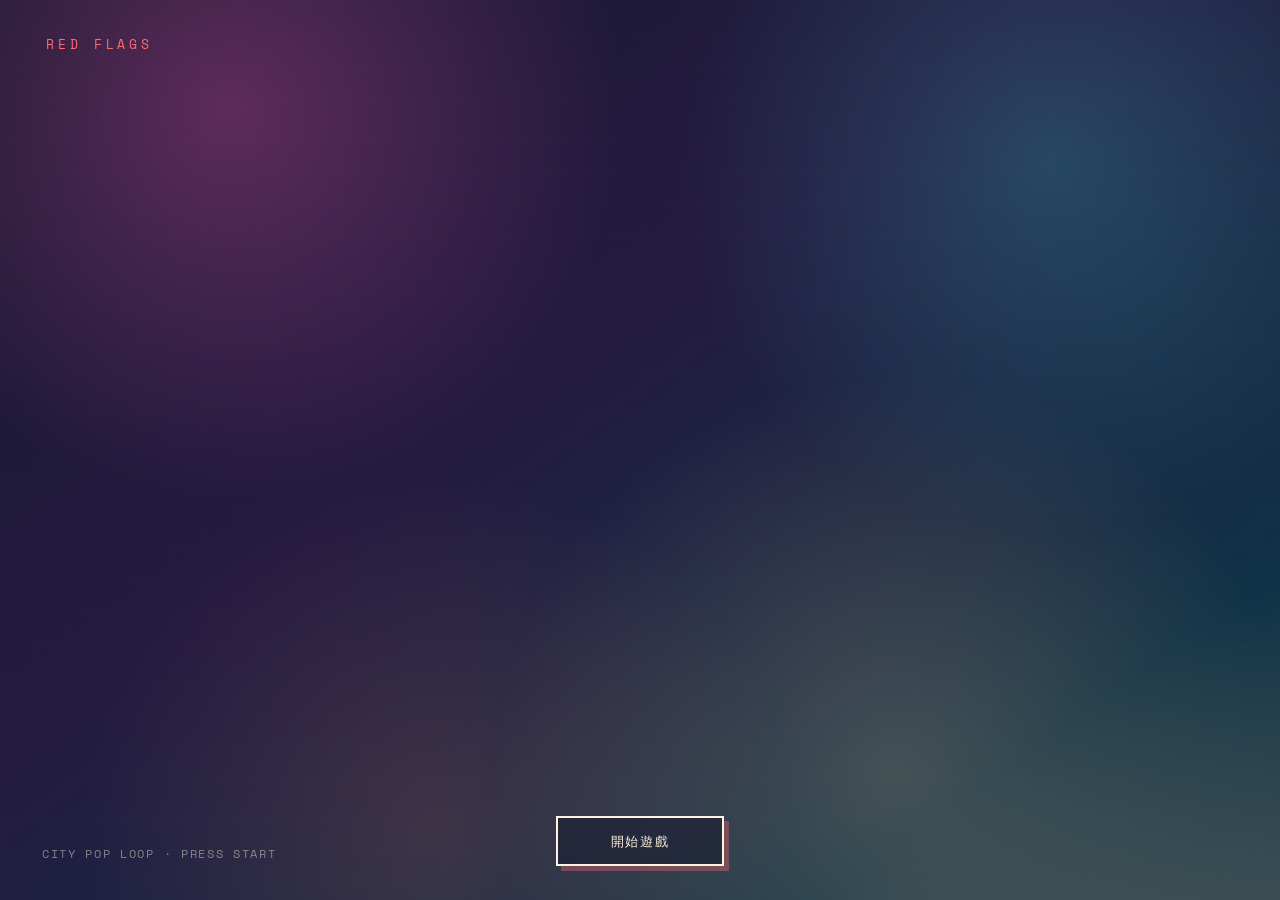
<file: index.html>
<!DOCTYPE html>
<html lang="zh-Hant">
<head>
<meta charset="UTF-8">
<meta name="viewport" content="width=device-width, initial-scale=1.0">
<title>Red Flags</title>
<link href="https://fonts.googleapis.com/css2?family=Lora:ital,wght@0,400;0,600;1,400&family=Space+Mono&display=swap" rel="stylesheet">
<style>
  :root{
    --sky:#1a5d72; --night:#123247; --cream:#fff4df; --paper:#fffaf0;
    --ink:#2d241e; --dim:#695b50; --dimmer:#8b7a6d;
    --line:#ddc6aa; --card:#fff9ed;
    --red:#b7352f; --coral:#e36f58; --teal:#2f8791; --mustard:#d9a637;
    --jade:#5d9b7d; --violet:#7e6ea9;
    --outline:#312117; --outline-soft:#6e4b35;
    --cel-shadow:rgba(49,33,23,.22);
  }
  *{box-sizing:border-box; margin:0; padding:0;}
  body{
    background:
      radial-gradient(circle at 18% 18%, rgba(227,111,88,.35), transparent 26%),
      radial-gradient(circle at 86% 12%, rgba(217,166,55,.32), transparent 24%),
      linear-gradient(135deg, #f6c989 0%, #f6ddbd 24%, #f9efe3 48%, #6db2bc 49%, #1d6578 100%);
    color:var(--ink);
    font-family:'Lora', Georgia, serif;
    min-height:100vh; display:flex; align-items:center; justify-content:center;
    padding:32px 20px; position:relative; overflow:hidden;
  }
  body::before{
    content:''; position:absolute; inset:0;
    background:
      linear-gradient(90deg, rgba(18,50,71,.08) 1px, transparent 1px),
      linear-gradient(0deg, rgba(18,50,71,.06) 1px, transparent 1px);
    background-size:42px 42px; mix-blend-mode:multiply; pointer-events:none;
  }
  body::after{
    content:''; position:absolute; right:-9vw; top:8vh; width:42vw; height:70vh;
    background:linear-gradient(180deg, rgba(18,50,71,.88), rgba(16,43,61,.54));
    clip-path:polygon(12% 0, 100% 0, 100% 100%, 0 100%);
    opacity:.55; pointer-events:none;
  }
  .landing{
    width:100%; max-width:1040px; min-height:640px;
    display:grid; grid-template-columns:minmax(260px, 360px) 1fr; gap:34px;
    position:relative; z-index:1; animation:fade .8s ease both;
  }
  @keyframes fade{ from{opacity:0; transform:translateY(12px);} to{opacity:1; transform:none;} }

  .intro{
    align-self:center; padding:34px 8px 34px 0;
    position:relative;
  }
  .brand{
    font-family:'Space Mono', monospace; letter-spacing:.28em;
    font-size:13px; color:#fff8eb; margin-bottom:18px;
    text-shadow:0 2px 12px rgba(18,50,71,.35);
  }
  .headline{
    font-size:clamp(34px, 5vw, 58px); line-height:1.05; margin-bottom:18px;
    text-shadow:3px 3px 0 rgba(255,244,223,.58), 7px 7px 0 rgba(18,50,71,.15);
  }
  .tagline{
    color:#3f332b; font-size:16px; line-height:1.9; margin-bottom:30px;
    max-width:29ch; background:rgba(255,250,240,.56);
    border:2px solid var(--outline); padding:16px 18px;
    box-shadow:7px 7px 0 rgba(18,50,71,.18);
  }
  .thread-note{
    font-family:'Space Mono', monospace; font-size:11px; line-height:1.9;
    color:#fff8eb; max-width:34ch; letter-spacing:.04em;
    text-shadow:0 2px 10px rgba(18,50,71,.34);
  }

  .board{
    position:relative; background:rgba(255,244,223,.78);
    border:2px solid var(--outline); border-radius:6px;
    padding:34px 34px 30px; align-self:center; min-height:590px;
    box-shadow:10px 10px 0 rgba(18,50,71,.28), 18px 18px 0 rgba(183,53,47,.14), inset 0 0 0 2px rgba(255,255,255,.42);
    overflow:hidden;
  }
  .board::before{
    content:''; position:absolute; inset:0;
    background:
      radial-gradient(circle at 14% 16%, rgba(183,53,47,.16), transparent 8%),
      radial-gradient(circle at 84% 24%, rgba(47,135,145,.16), transparent 12%),
      linear-gradient(90deg, rgba(109,71,45,.08) 1px, transparent 1px),
      linear-gradient(0deg, rgba(109,71,45,.07) 1px, transparent 1px);
    background-size:auto, auto, 24px 24px, 24px 24px;
    pointer-events:none;
  }
  .board-title{
    position:relative; z-index:2; display:flex; justify-content:space-between; align-items:flex-start;
    margin-bottom:20px; gap:20px;
  }
  .board-kicker{
    font-family:'Space Mono', monospace; font-size:11px; letter-spacing:.18em;
    color:var(--teal); text-transform:uppercase;
  }
  .board-copy{
    max-width:260px; text-align:right; color:var(--dim); font-size:13px; line-height:1.7;
  }
  .thread-layer{
    position:absolute; inset:0; width:100%; height:100%; pointer-events:none; z-index:1;
  }
  .thread-layer path{
    fill:none; stroke:var(--red); stroke-width:2.4; stroke-linecap:round;
    stroke-linejoin:round; opacity:.72;
  }
  .thread-layer path.thread-ink{
    stroke:var(--outline); stroke-width:5.4; opacity:.58;
  }
  .thread-layer path.thread-ink.soft{ stroke-width:3.6; opacity:.38; }
  .thread-layer path.soft{ stroke:#d95c52; stroke-width:1.4; opacity:.52; }
  .thread-layer circle{ fill:var(--red); opacity:.78; }
  .thread-layer circle.thread-ink{ fill:var(--outline); opacity:.68; }

  .cards{
    position:relative; z-index:2; display:grid; grid-template-columns:repeat(2, minmax(0, 1fr));
    gap:18px; align-items:stretch;
  }

  .entry{
    display:block; text-decoration:none; color:inherit;
    background:var(--card); border:2px solid var(--outline); border-radius:8px;
    padding:22px 22px 20px; position:relative; overflow:visible;
    min-height:230px;
    box-shadow:7px 7px 0 rgba(217,166,55,.35), 12px 12px 0 rgba(47,135,145,.18);
    transition:transform .22s ease, border-color .22s ease, box-shadow .22s ease;
  }
  .entry::before{
    content:''; position:absolute; left:18px; top:-9px; width:12px; height:12px;
    background:var(--red); border:2px solid var(--outline); border-radius:50%;
    box-shadow:2px 2px 0 rgba(78,32,20,.24);
  }
  .entry::after{
    content:''; position:absolute; right:18px; top:17px; width:64px; height:44px;
    border:2px solid var(--outline-soft); background:
      linear-gradient(135deg, rgba(227,111,88,.34), rgba(255,244,223,.2)),
      repeating-linear-gradient(90deg, transparent 0 9px, rgba(45,36,30,.09) 10px 11px);
    box-shadow:3px 3px 0 rgba(49,33,23,.16);
    transform:rotate(4deg); opacity:.8;
  }
  .entry.chloe{ transform:rotate(1.2deg); box-shadow:7px 7px 0 rgba(47,135,145,.28), 12px 12px 0 rgba(126,110,169,.14); }
  .entry.chloe::before{ background:var(--jade); }
  .entry:hover{
    transform:translateY(-5px) rotate(.2deg); border-color:var(--outline);
    box-shadow:9px 9px 0 rgba(183,53,47,.25), 15px 15px 0 rgba(18,50,71,.18);
  }

  .tag{
    font-family:'Space Mono', monospace; font-size:11px; letter-spacing:.18em;
    color:var(--red); margin-bottom:16px; text-transform:uppercase;
  }
  .entry.chloe .tag{ color:var(--teal); }
  .title{ font-size:24px; margin-bottom:12px; position:relative; z-index:1; }
  .desc{ color:var(--dim); font-size:16px; line-height:1.8; margin-bottom:24px; position:relative; z-index:1; max-width:34ch; }
  .go{
    display:inline-flex; align-items:center; gap:8px;
    font-family:'Space Mono', monospace; font-size:12px; color:var(--ink);
    background:#ffe7d0; border:2px solid var(--outline); padding:8px 12px;
    box-shadow:4px 4px 0 rgba(183,53,47,.22);
  }
  .entry.chloe .go{ background:#def0e8; border-color:var(--outline); box-shadow:4px 4px 0 rgba(47,135,145,.20); }

  .trace{
    position:absolute; z-index:3; background:#fffef8; border:2px solid var(--outline);
    color:var(--dimmer); font-family:'Space Mono', monospace; font-size:9px; letter-spacing:.12em;
    box-shadow:5px 5px 0 var(--cel-shadow);
  }
  .receipt{ right:46px; bottom:34px; width:86px; height:58px; transform:rotate(-5deg); }
  .receipt::before, .receipt::after, .photo-strip::before, .photo-strip::after{
    content:''; display:block; height:6px; margin:8px 10px; background:rgba(45,36,30,.18);
  }
  .receipt::after{ width:44px; }
  .photo-strip{ left:42px; bottom:36px; width:74px; height:70px; transform:rotate(5deg); background:#f3ede0; }
  .photo-strip::before{ height:30px; background:linear-gradient(135deg, rgba(47,135,145,.28), rgba(126,110,169,.24)); }
  .photo-strip::after{ width:38px; }
  .trait-strip{
    position:relative; z-index:2; margin-top:18px; padding:14px 16px;
    background:rgba(255,250,240,.82); border:2px dashed var(--outline-soft);
    display:flex; align-items:center; gap:10px; flex-wrap:wrap;
    box-shadow:5px 5px 0 rgba(49,33,23,.12);
  }
  .trait-label{ font-family:'Space Mono', monospace; font-size:10px; color:var(--dimmer); letter-spacing:.14em; margin-right:6px; }
  .trait-chip{
    height:24px; min-width:54px; border-radius:2px; border:2px solid var(--outline-soft);
    background:#fff; box-shadow:3px 3px 0 rgba(79,53,28,.16); position:relative;
  }
  .trait-chip.red{ background:#ffe1d8; }
  .trait-chip.green{ background:#dcf0e5; }
  .trait-chip.gold{ background:#f8e6b8; }
  .trait-chip::before{ content:''; position:absolute; left:8px; right:8px; top:10px; height:3px; background:rgba(45,36,30,.22); }

  .foot{
    position:relative; z-index:2; margin-top:22px; color:var(--dim); font-size:12px;
    font-family:'Space Mono', monospace; letter-spacing:.08em;
  }

  .opening{
    position:fixed; inset:0; z-index:10;
    --room-x:-50%; --room-y:-50%;
    --room-rotate:-2.8deg; --room-skew:-3deg;
    --room-scale-start:1.06; --room-scale-snap:.84;
    --room-scale-rest:.88; --room-scale-exit:.92;
    background:
      radial-gradient(circle at 18% 12%, rgba(219,79,163,.34), transparent 30%),
      radial-gradient(circle at 82% 18%, rgba(67,214,214,.22), transparent 29%),
      radial-gradient(circle at 70% 86%, rgba(246,201,137,.22), transparent 34%),
      radial-gradient(circle at 34% 92%, rgba(227,111,88,.18), transparent 30%),
      linear-gradient(145deg, #17182f 0%, #241a40 42%, #103247 82%, #f6c989 180%);
    color:var(--cream); overflow:hidden;
    transition:opacity .42s cubic-bezier(.22,1,.36,1), visibility .42s cubic-bezier(.22,1,.36,1);
  }
  .opening.is-dismissed{ opacity:0; visibility:hidden; pointer-events:none; }
  .opening::before{
    content:''; position:absolute; inset:0; pointer-events:none; opacity:.18;
    background:
      linear-gradient(rgba(255,255,255,.035) 1px, transparent 1px),
      linear-gradient(90deg, rgba(255,255,255,.02) 1px, transparent 1px);
    background-size:34px 34px; mix-blend-mode:screen;
  }
  .opening-brand{
    position:absolute; left:46px; top:34px; z-index:12;
    color:#ff6b73; font-family:'Space Mono', monospace;
    letter-spacing:.3em; font-size:13px;
  }
  .opening-scene{
    position:absolute; inset:0; opacity:0; animation-fill-mode:both;
  }
  .opening-scene-1{ animation:openingShotOne 17s cubic-bezier(.18,.82,.22,1) infinite; }
  .opening-scene-2{ animation:openingShotTwo 17s cubic-bezier(.18,.82,.22,1) infinite; }
  .opening-scene-3{ animation:openingShotThree 17s cubic-bezier(.18,.82,.22,1) infinite; }
  .opening-scene-4{ animation:openingShotFour 17s cubic-bezier(.18,.82,.22,1) infinite; }
  .opening-caption{ position:absolute; z-index:8; left:7vw; top:16vh; }
  .opening-kicker{
    font-family:'Space Mono', monospace; color:#43d6d6; text-transform:uppercase;
    letter-spacing:.22em; font-size:12px; margin-bottom:14px;
  }
  .opening-title{
    font-family:'Space Mono', monospace; font-size:clamp(50px, 7vw, 118px);
    line-height:.92; letter-spacing:.03em; color:var(--cream);
    text-shadow:6px 6px 0 rgba(219,79,163,.25), -3px -3px 0 rgba(67,214,214,.18);
  }
  .opening-subtitle{
    margin-top:18px; color:#ffe4d1; font-size:clamp(22px, 2.1vw, 34px);
    line-height:1.32;
  }
  .opening-red{ color:#ff6b73; }
  .opening-thread path{
    fill:none; stroke:#d73547; stroke-linecap:round; stroke-linejoin:round;
    filter:drop-shadow(0 0 8px rgba(255,107,115,.48));
  }
  .opening-macro{
    position:absolute; left:54%; top:54%; width:900px; height:560px;
    transform:translate(-50%, -50%);
  }
  .opening-window{
    position:absolute; right:24px; top:20px; width:520px; height:420px;
    border-radius:38px; overflow:hidden;
    background:
      linear-gradient(180deg, rgba(67,214,214,.18), rgba(219,79,163,.14)),
      linear-gradient(135deg, rgba(255,255,255,.24), rgba(255,255,255,.05));
    border:1px solid rgba(255,255,255,.28);
    box-shadow:0 28px 90px rgba(0,0,0,.3);
  }
  .opening-window::before{
    content:''; position:absolute; inset:0;
    background:
      linear-gradient(90deg, transparent 0 21%, rgba(255,255,255,.22) 22% 23%, transparent 24% 49%, rgba(255,255,255,.18) 50% 51%, transparent 52% 74%, rgba(255,255,255,.15) 75% 76%, transparent 77%),
      linear-gradient(180deg, transparent 0 64%, rgba(255,255,255,.18) 65% 66%, transparent 67%);
  }
  .opening-window::after{
    content:''; position:absolute; inset:0;
    background-image:
      radial-gradient(circle at 12% 68%, #43d6d6 0 2px, transparent 3px),
      radial-gradient(circle at 24% 78%, #ff6b73 0 2px, transparent 3px),
      radial-gradient(circle at 68% 64%, #ffc15d 0 2px, transparent 3px),
      radial-gradient(circle at 86% 76%, #db4fa3 0 2px, transparent 3px);
    opacity:.86;
  }
  .opening-date-card{
    position:absolute; left:180px; top:120px; width:320px; height:430px;
    border-radius:34px; background:linear-gradient(180deg, #fff8e8, #ffd8c4);
    box-shadow:0 32px 90px rgba(0,0,0,.34);
    transform:rotate(-7deg); overflow:hidden;
    animation:openingCardFloat 17s cubic-bezier(.2,.86,.2,1) infinite;
  }
  .opening-photo{
    margin:20px; height:236px; border-radius:26px; position:relative; overflow:hidden;
    background:
      linear-gradient(145deg, rgba(255,107,115,.5), transparent 52%),
      linear-gradient(135deg, #31254f, #4fc4ce 62%, #ffd178);
  }
  .opening-photo::before{
    content:''; position:absolute; left:36px; bottom:-8px; width:94px; height:150px;
    border-radius:54px 54px 18px 18px; background:rgba(255,243,223,.55);
    filter:blur(.3px);
  }
  .opening-date-name{ margin:0 26px; color:#19162a; font-size:39px; font-weight:600; }
  .opening-date-sub{
    margin:8px 26px 0; font-family:'Space Mono', monospace;
    color:#7b4d55; font-size:13px;
  }
  .opening-spool{
    position:absolute; left:54px; top:302px; width:145px; height:145px;
    border-radius:50%;
    background:
      radial-gradient(circle at center, #17182f 0 19%, transparent 20%),
      repeating-radial-gradient(circle, #d73547 0 6px, #ff8790 7px 11px);
    box-shadow:0 18px 50px rgba(0,0,0,.32), 0 0 26px rgba(255,107,115,.28);
    animation:openingSpoolPop 17s cubic-bezier(.2,.86,.2,1) infinite;
  }
  .opening-macro-thread{
    position:absolute; left:118px; top:195px; width:520px; height:330px; z-index:6;
  }
  .opening-macro-thread path{
    stroke-width:7; stroke-dasharray:1100; stroke-dashoffset:1100;
    animation:openingMacroThread 17s ease infinite;
  }
  .opening-room{
    position:absolute; left:50%; top:52%; width:1240px; height:690px;
    transform:translate(var(--room-x), var(--room-y)) rotate(var(--room-rotate)) skewY(var(--room-skew)) scale(var(--room-scale-rest));
    transform-origin:center center;
    animation:openingRoomSnap 17s cubic-bezier(.16,.88,.2,1) infinite;
  }
  .opening-room-wall{
    position:absolute; inset:22px 36px 138px; border-radius:22px 28px 14px 10px;
    clip-path:polygon(3% 8%, 99% 0, 96% 91%, 8% 100%);
    background:
      linear-gradient(135deg, rgba(255,243,223,.96), rgba(255,214,196,.88)),
      repeating-linear-gradient(90deg, transparent 0 118px, rgba(25,22,42,.08) 119px 120px);
    border:2px solid rgba(255,255,255,.5); box-shadow:0 28px 90px rgba(0,0,0,.22), 18px 18px 0 rgba(219,79,163,.14);
  }
  .opening-room-floor{
    position:absolute; left:18px; right:18px; bottom:0; height:174px;
    background:linear-gradient(180deg, rgba(67,214,214,.16), rgba(219,79,163,.16));
    clip-path:polygon(12% 0, 92% 8%, 100% 100%, 0 100%);
  }
  .opening-room-title{
    position:absolute; left:82px; top:54px; color:#227e88;
    font-family:'Space Mono', monospace; letter-spacing:.18em; font-size:12px;
    text-transform:uppercase;
  }
  .opening-evidence{
    position:absolute; z-index:4; background:#fff9ec; color:#19162a;
    border:2px solid rgba(25,22,42,.18); box-shadow:10px 12px 0 rgba(23,24,47,.12), 0 14px 38px rgba(23,24,47,.16);
  }
  .opening-receipt{
    left:125px; top:126px; width:178px; height:140px; border-radius:8px 8px 18px 18px;
    padding:16px; font-family:'Space Mono', monospace; font-size:13px;
    line-height:1.68; transform:rotate(-5deg);
  }
  .opening-mini-profile{
    left:410px; top:86px; width:188px; height:244px; border-radius:20px;
    padding:12px; transform:rotate(8deg);
  }
  .opening-mini-photo{
    height:120px; border-radius:13px;
    background:linear-gradient(135deg, #302756, #45cdd2 58%, #ffd47a);
  }
  .opening-mini-name{ margin-top:12px; font-size:23px; font-weight:600; }
  .opening-mini-sub{
    margin-top:5px; font-family:'Space Mono', monospace; color:#7b4d55; font-size:10px;
  }
  .opening-note{
    right:150px; top:120px; width:228px; min-height:132px; border-radius:12px;
    padding:17px; transform:rotate(-9deg); font-size:18px; line-height:1.45;
  }
  .opening-chat{
    left:530px; bottom:192px; width:260px; min-height:112px; border-radius:22px;
    padding:17px; transform:rotate(-8deg); background:#ffe9dc; font-size:17px; line-height:1.5;
  }
  .opening-napkin{
    right:122px; bottom:218px; width:224px; min-height:114px; border-radius:4px;
    padding:17px; transform:rotate(11deg);
    background:linear-gradient(45deg, transparent 48%, rgba(215,53,71,.16) 49%, rgba(215,53,71,.16) 51%, transparent 52%), #fff9ec;
    font-size:17px; line-height:1.5;
  }
  .opening-room-thread{ position:absolute; left:70px; top:60px; width:1060px; height:500px; z-index:6; }
  .opening-room-thread path{
    stroke-width:5; stroke-dasharray:2100; stroke-dashoffset:2100;
    animation:openingRoomThread 17s ease infinite;
  }
  .opening-scene-2 .opening-caption{ left:70px; top:auto; bottom:56px; animation:openingCapRoom 17s ease infinite; }
  .opening-scene-2 .opening-title{ font-size:clamp(42px, 5vw, 88px); }
  .opening-bind-set{
    position:absolute; left:50%; top:53%; width:860px; height:570px;
    transform:translate(-50%, -50%);
  }
  .opening-train-seat{
    position:absolute; left:305px; top:58px; width:250px; height:385px;
    border-radius:42px 42px 18px 18px;
    background:linear-gradient(180deg, #2a2b58, #1d5264);
    border:1px solid rgba(255,255,255,.18); box-shadow:0 32px 88px rgba(0,0,0,.32);
    animation:openingSeatIn 17s ease infinite;
  }
  .opening-train-seat::before{
    content:''; position:absolute; left:28px; right:28px; top:28px; height:210px;
    border-radius:28px; background:linear-gradient(180deg, rgba(255,243,223,.18), rgba(67,214,214,.12));
  }
  .opening-phone, .opening-mirror{
    position:absolute; color:#19162a; background:#fff5e8; box-shadow:0 20px 60px rgba(0,0,0,.28);
  }
  .opening-phone{
    left:148px; bottom:86px; width:250px; height:152px; border-radius:28px;
    padding:19px; transform:rotate(-7deg); font-size:20px; line-height:1.42;
  }
  .opening-mirror{
    right:86px; top:158px; width:272px; border-radius:26px; padding:20px 22px;
    font-size:18px; line-height:1.7;
  }
  .opening-mirror b{
    display:block; color:#d73547; margin-bottom:7px; font-family:'Space Mono', monospace;
    font-size:12px; letter-spacing:.14em; text-transform:uppercase;
  }
  .opening-bind-thread{ position:absolute; left:112px; top:12px; width:660px; height:530px; z-index:8; }
  .opening-bind-thread path{
    stroke-width:7; stroke-dasharray:2600; stroke-dashoffset:2600;
    animation:openingBindThread 17s ease infinite;
  }
  .opening-bind-thread .tight{
    stroke-width:5; opacity:.86; stroke-dasharray:820; stroke-dashoffset:820;
    animation:openingBindTight 17s ease infinite;
  }
  .opening-scene-3 .opening-caption{ top:20vh; animation:openingCapBind 17s ease infinite; }
  .opening-choice-card{
    position:absolute; left:50%; top:48%; width:410px;
    transform:translate(-50%, -50%) scale(.9);
    border-radius:30px; padding:36px 42px; text-align:center;
    background:rgba(255,245,232,.96); color:#19162a;
    border:1px solid rgba(255,255,255,.4); box-shadow:0 28px 80px rgba(0,0,0,.22);
    animation:openingChoiceIn 17s cubic-bezier(.2,.86,.2,1) infinite;
  }
  .opening-leave{ color:#227e88; font-size:66px; line-height:1; font-weight:600; }
  .opening-snip{ width:210px; height:86px; margin:10px auto 0; position:relative; }
  .opening-snip::before, .opening-snip::after{
    content:''; position:absolute; top:40px; width:92px; height:5px;
    border-radius:999px; background:#d73547; animation:openingCutEnds 17s ease infinite;
  }
  .opening-snip::before{ left:0; transform:rotate(-14deg); }
  .opening-snip::after{ right:0; transform:rotate(14deg); }
  .opening-final{
    position:absolute; left:50%; top:70%; transform:translateX(-50%);
    width:min(880px, 82vw); text-align:center; color:var(--cream);
    font-size:clamp(38px, 4.8vw, 72px); line-height:1.15; font-weight:600;
    animation:openingFinalLine 17s ease infinite;
  }
  .opening-logo-wrap{
    position:absolute; inset:0; display:grid; place-items:center; text-align:center;
    opacity:0; animation:openingLogoIn 17s ease infinite;
  }
  .opening-logo{
    font-family:'Space Mono', monospace; color:#ff6b73;
    font-size:clamp(42px, 5.8vw, 92px); letter-spacing:.16em; margin-left:.16em;
    text-shadow:5px 5px 0 rgba(67,214,214,.18);
  }
  .opening-tagline{ margin-top:26px; color:#ffe4d1; font-size:28px; font-style:italic; }
  .opening-start{
    position:absolute; left:50%; bottom:34px; z-index:20;
    transform:translateX(-50%);
    appearance:none; border:2px solid #fff3df; color:#fff3df;
    background:rgba(23,24,47,.54); padding:13px 22px; min-height:48px; min-width:168px;
    font-family:'Space Mono', monospace; font-size:13px; letter-spacing:.12em;
    box-shadow:5px 5px 0 rgba(255,107,115,.34);
    cursor:pointer; transition:transform .18s cubic-bezier(.22,1,.36,1), background .18s ease;
  }
  .opening-start:hover{ transform:translate(-50%, -2px); background:rgba(215,53,71,.55); }
  .opening-start:active{ transform:translate(-50%, 1px); }
  .opening-label{
    position:absolute; left:42px; bottom:38px; z-index:20;
    font-family:'Space Mono', monospace; font-size:12px; letter-spacing:.14em;
    color:rgba(255,243,223,.45);
  }

  @keyframes openingShotOne{ 0%,2.4%{opacity:0; transform:scale(1.08);} 4.7%,25.9%{opacity:1; transform:scale(1);} 29.2%,100%{opacity:0; transform:scale(.94);} }
  @keyframes openingShotTwo{ 0%,25.9%{opacity:0; transform:scale(1.08);} 29.2%,49.4%{opacity:1; transform:scale(1);} 52.7%,100%{opacity:0; transform:scale(.94);} }
  @keyframes openingShotThree{ 0%,49.4%{opacity:0; transform:translateY(16px) scale(1.04);} 52.7%,77.6%{opacity:1; transform:translateY(0) scale(1);} 80.9%,100%{opacity:0; transform:translateY(-14px) scale(.96);} }
  @keyframes openingShotFour{ 0%,77.2%{opacity:0; transform:scale(.98);} 80.9%,99%{opacity:1; transform:scale(1);} 100%{opacity:0; transform:scale(1.01);} }
  @keyframes openingCardFloat{ 0%,7.1%{transform:translateX(52px) rotate(-2deg);} 11.8%{transform:translateX(-8px) rotate(-10deg);} 15.1%,25.9%{transform:translateX(0) rotate(-7deg);} 29.2%,100%{transform:translateX(-20px) rotate(-6deg);} }
  @keyframes openingSpoolPop{ 0%,9.4%{opacity:0; transform:translateY(36px) scale(.8) rotate(-32deg);} 14.1%,25.9%{opacity:1; transform:translateY(0) scale(1) rotate(-12deg);} 29.2%,100%{opacity:0; transform:translateY(-8px) scale(1.02) rotate(-4deg);} }
  @keyframes openingMacroThread{ 0%,10.4%{stroke-dashoffset:1100;} 16.5%,25.9%{stroke-dashoffset:0;} 29.2%,100%{stroke-dashoffset:-120;} }
  @keyframes openingRoomSnap{ 0%,28.2%{transform:translate(var(--room-x), var(--room-y)) rotate(calc(var(--room-rotate) - 1.4deg)) skewY(var(--room-skew)) scale(var(--room-scale-start)); filter:blur(1px);} 31.1%{transform:translate(var(--room-x), var(--room-y)) rotate(calc(var(--room-rotate) + .8deg)) skewY(var(--room-skew)) scale(var(--room-scale-snap)); filter:blur(0);} 34.8%,47.1%{transform:translate(var(--room-x), var(--room-y)) rotate(var(--room-rotate)) skewY(var(--room-skew)) scale(var(--room-scale-rest)); filter:blur(0);} 51.8%,100%{transform:translate(var(--room-x), var(--room-y)) rotate(calc(var(--room-rotate) + .6deg)) skewY(var(--room-skew)) scale(var(--room-scale-exit)); filter:blur(.4px);} }
  @keyframes openingRoomThread{ 0%,32%{stroke-dashoffset:2100;} 39.5%,48.9%{stroke-dashoffset:0;} 52.7%,100%{stroke-dashoffset:-180;} }
  @keyframes openingCapRoom{ 0%,32%{opacity:0; transform:translateY(24px);} 36.7%,48%{opacity:1; transform:translateY(0);} 51.8%,100%{opacity:0; transform:translateY(-14px);} }
  @keyframes openingSeatIn{ 0%,53.6%{transform:translateY(22px);} 58.4%{transform:translateY(-5px);} 63.1%,77.2%{transform:translateY(0);} 80.9%,100%{transform:translateY(-6px);} }
  @keyframes openingBindThread{ 0%,55.5%{stroke-dashoffset:2600;} 65.9%,77.2%{stroke-dashoffset:0;} 80.9%,100%{stroke-dashoffset:-160;} }
  @keyframes openingBindTight{ 0%,60.2%{stroke-dashoffset:820; transform:scale(1.08); transform-origin:center;} 70.6%,77.2%{stroke-dashoffset:0; transform:scale(.96);} 80.9%,100%{stroke-dashoffset:-80; transform:scale(.94);} }
  @keyframes openingCapBind{ 0%,53.6%{opacity:0; transform:translateX(-28px);} 58.4%,74.4%{opacity:1; transform:translateX(0);} 79.1%,100%{opacity:0; transform:translateX(22px);} }
  @keyframes openingChoiceIn{ 0%,79.1%{opacity:0; transform:translate(-50%, -50%) scale(.8);} 81.9%{opacity:1; transform:translate(-50%, -50%) scale(1.08);} 84.7%,87.5%{opacity:1; transform:translate(-50%, -50%) scale(1);} 89.4%,100%{opacity:0; transform:translate(-50%, -50%) scale(1.04);} }
  @keyframes openingCutEnds{ 0%,82.8%{opacity:0;} 84.7%,94.1%{opacity:1;} 100%{opacity:0;} }
  @keyframes openingFinalLine{ 0%,82.8%{opacity:0; transform:translateX(-50%) translateY(20px);} 85.6%,88.5%{opacity:1; transform:translateX(-50%) translateY(0);} 90.4%,100%{opacity:0; transform:translateX(-50%) translateY(-8px);} }
  @keyframes openingLogoIn{ 0%,88.5%{opacity:0; transform:scale(.98);} 91.3%,99%{opacity:1; transform:scale(1);} 100%{opacity:0; transform:scale(1.01);} }

  @media (max-width:860px){
    .opening{
      --room-y:-43%;
      --room-rotate:-6deg; --room-skew:-5deg;
      --room-scale-start:.76; --room-scale-snap:.58;
      --room-scale-rest:.64; --room-scale-exit:.68;
    }
    body{ overflow:auto; align-items:flex-start; }
    .landing{ grid-template-columns:1fr; min-height:0; gap:18px; }
    .intro{ padding:8px 0 0; }
    .brand{ color:var(--night); text-shadow:none; }
    .thread-note{ color:var(--night); text-shadow:none; }
    .board{ min-height:0; padding:26px 20px 22px; }
    .opening-brand{ left:26px; top:24px; }
    .opening-caption, .opening-scene-2 .opening-caption, .opening-scene-3 .opening-caption{
      left:26px; right:26px; top:10vh; bottom:auto; max-width:none;
    }
    .opening-title{ font-size:46px; }
    .opening-subtitle{ font-size:22px; }
    .opening-macro{ transform:translate(-50%, -42%) scale(.68); }
    .opening-bind-set{ transform:translate(-50%, -48%) scale(.72); }
    .opening-logo{ font-size:50px; }
    .opening-tagline{ font-size:20px; }
    .opening-start{ bottom:24px; }
    .opening-label{ left:26px; bottom:30px; }
  }
  @media (max-width:620px){
    .opening{
      --room-y:-39%;
      --room-scale-start:.72; --room-scale-snap:.54;
      --room-scale-rest:.6; --room-scale-exit:.64;
    }
    body{ padding:22px 14px; }
    .cards{ grid-template-columns:1fr; }
    .board-title{ display:block; }
    .board-copy{ text-align:left; margin-top:8px; }
    .entry{ min-height:220px; }
    .opening-start{ left:50%; right:auto; width:calc(100% - 52px); max-width:320px; }
    .opening-label{ display:none; }
  }
  @media (prefers-reduced-motion: reduce){
    .opening-scene, .opening-date-card, .opening-spool, .opening-macro-thread path,
    .opening-room, .opening-room-thread path, .opening-train-seat,
    .opening-bind-thread path, .opening-bind-thread .tight, .opening-choice-card,
    .opening-snip::before, .opening-snip::after, .opening-final, .opening-logo-wrap{
      animation:none !important;
    }
    .opening-scene-4, .opening-logo-wrap{ opacity:1; }
  }
</style>
</head>
<body>
  <section class="opening" aria-label="Red Flag Dating city-pop opening">
    <div class="opening-brand">RED FLAGS</div>

    <div class="opening-scene opening-scene-1">
      <div class="opening-caption">
        <div class="opening-kicker">Shot 01 · Close-up</div>
        <div class="opening-title">FATE</div>
        <div class="opening-subtitle">一開始，你以為那是<span class="opening-red">緣分</span></div>
      </div>
      <div class="opening-macro" aria-hidden="true">
        <div class="opening-window"></div>
        <div class="opening-spool"></div>
        <article class="opening-date-card">
          <div class="opening-photo"></div>
          <div class="opening-date-name">Julian</div>
          <div class="opening-date-sub">39 · writing / travel / 3AM</div>
        </article>
        <svg class="opening-thread opening-macro-thread" viewBox="0 0 520 330">
          <path d="M20 248 C122 184 188 244 240 154 C302 46 446 50 470 152 C490 242 352 282 266 212 C192 150 274 58 354 102 C444 152 324 312 174 294 C96 282 62 228 126 188" />
        </svg>
      </div>
    </div>

    <div class="opening-scene opening-scene-2">
      <div class="opening-room" aria-hidden="true">
        <div class="opening-room-wall"></div>
        <div class="opening-room-floor"></div>
        <div class="opening-room-title">pattern room</div>
        <article class="opening-evidence opening-receipt">CARD 01 DECLINED<br>CARD 02 DECLINED<br>CARD 03 APPROVED</article>
        <article class="opening-evidence opening-mini-profile">
          <div class="opening-mini-photo"></div>
          <div class="opening-mini-name">Julian</div>
          <div class="opening-mini-sub">same line / new target</div>
        </article>
        <article class="opening-evidence opening-note">同一張卡片。<br>同一個收尾弧度。</article>
        <article class="opening-evidence opening-chat">「妳是我唯一信任的人。」</article>
        <article class="opening-evidence opening-napkin">「成熟的人<br>不會逃避難講的事。」</article>
        <svg class="opening-thread opening-room-thread" viewBox="0 0 1060 500">
          <path d="M120 120 C240 38 338 70 430 136 C570 222 718 60 862 132 C1000 202 952 368 772 390 C608 410 514 328 376 370 C244 408 124 322 168 224 C198 154 310 172 430 136" />
        </svg>
      </div>
      <div class="opening-caption">
        <div class="opening-kicker">Shot 02 · Wide</div>
        <div class="opening-title">PATTERN</div>
        <div class="opening-subtitle">後來，你開始看見<span class="opening-red">模式</span></div>
      </div>
    </div>

    <div class="opening-scene opening-scene-3">
      <div class="opening-caption">
        <div class="opening-kicker">Shot 03 · Medium</div>
        <div class="opening-title">BOUND</div>
        <div class="opening-subtitle">再後來，你才發現那可能是<span class="opening-red">束縛</span></div>
      </div>
      <div class="opening-bind-set" aria-hidden="true">
        <div class="opening-train-seat"></div>
        <article class="opening-phone">「都走到這一步了。」</article>
        <article class="opening-mirror">
          <b>Player Mirror</b>
          我哪裡心軟<br>
          哪句話吞回去<br>
          哪次終於走了
        </article>
        <svg class="opening-thread opening-bind-thread" viewBox="0 0 660 530">
          <path d="M22 72 C148 26 338 34 466 104 C608 184 596 326 438 354 C292 380 142 306 206 214 C286 100 492 164 574 280 C666 410 416 500 206 444 C82 410 66 290 164 238 C278 178 448 202 544 332" />
          <path class="tight" d="M154 236 C284 196 402 202 524 250 M130 310 C280 358 420 358 548 306" />
        </svg>
      </div>
    </div>

    <div class="opening-scene opening-scene-4">
      <div class="opening-choice-card">
        <div class="opening-leave">離開</div>
        <div class="opening-snip" aria-hidden="true"></div>
      </div>
      <div class="opening-final">看見，和離開，<br>是兩件事。</div>
      <div class="opening-logo-wrap">
        <div>
          <div class="opening-logo">Red Flag Dating</div>
          <div class="opening-tagline">A dating game about the second thing.</div>
        </div>
      </div>
    </div>

    <div class="opening-label">CITY POP LOOP · PRESS START</div>
    <button class="opening-start" type="button" aria-label="開始遊戲，進入主選單">開始遊戲</button>
  </section>

  <main class="landing">
    <section class="intro">
      <div class="brand">RED FLAGS</div>
      <div class="headline">這裡<br>什麼人都會遇到。</div>
      <div class="tagline">一開始妳以為是緣分。後來發現是模式。再後來，才看見那可能是束縛。</div>
      <div class="thread-note">PROFILE CARDS / RED THREADS / EXIT WINDOWS</div>
    </section>

    <section class="board">
      <svg class="thread-layer" viewBox="0 0 680 590" preserveAspectRatio="none" aria-hidden="true">
        <path class="thread-ink soft" d="M48 126 C142 72, 216 132, 292 116 S466 62, 612 122" />
        <path class="thread-ink" d="M76 184 C186 242, 194 330, 312 330 S462 246, 584 294" />
        <path class="thread-ink soft" d="M124 458 C234 392, 330 504, 438 438 S538 380, 620 454" />
        <path class="soft" d="M48 126 C142 72, 216 132, 292 116 S466 62, 612 122" />
        <path d="M76 184 C186 242, 194 330, 312 330 S462 246, 584 294" />
        <path class="soft" d="M124 458 C234 392, 330 504, 438 438 S538 380, 620 454" />
        <circle class="thread-ink" cx="76" cy="184" r="8" /><circle class="thread-ink" cx="312" cy="330" r="8" /><circle class="thread-ink" cx="584" cy="294" r="8" />
        <circle cx="76" cy="184" r="5" /><circle cx="312" cy="330" r="5" /><circle cx="584" cy="294" r="5" />
      </svg>
      <div class="board-title">
        <div>
          <div class="board-kicker">Tonight's Matches</div>
        </div>
        <div class="board-copy">漂亮的卡片、普通的收據、重複出現的線。先選一個入口。</div>
      </div>

      <div class="cards">
        <a class="entry" href="pages/anthology.html">
          <div class="tag">主線 · 開發中</div>
          <div class="title">諷刺選集</div>
          <div class="desc">第一人稱滑卡約會。你會遇到掠食者，也會遇到正常人——自己分辨，自己決定要不要走。</div>
          <div class="go">進入 →</div>
          <div class="trace receipt"></div>
        </a>

        <a class="entry chloe" href="pages/chloe.html">
          <div class="tag">實驗分支 · 已收尾</div>
          <div class="title">Chloe 篇</div>
          <div class="desc">旁觀者視角。你看著朋友一步步走進一段關係，全程零回饋，結局才揭曉發生了什麼。</div>
          <div class="go">進入 →</div>
          <div class="trace photo-strip"></div>
        </a>
      </div>

      <div class="trait-strip">
        <span class="trait-label">YOUR PROFILE</span>
        <span class="trait-chip red"></span>
        <span class="trait-chip gold"></span>
        <span class="trait-chip green"></span>
        <span class="trait-chip red"></span>
      </div>

      <div class="foot">點一個入口開始。</div>
    </section>
  </main>
  <script>
    const opening = document.querySelector('.opening');
    const openingStart = document.querySelector('.opening-start');

    openingStart.addEventListener('click', () => {
      opening.classList.add('is-dismissed');
      document.querySelector('.entry')?.focus();
    });
  </script>
</body>
</html>
</file>
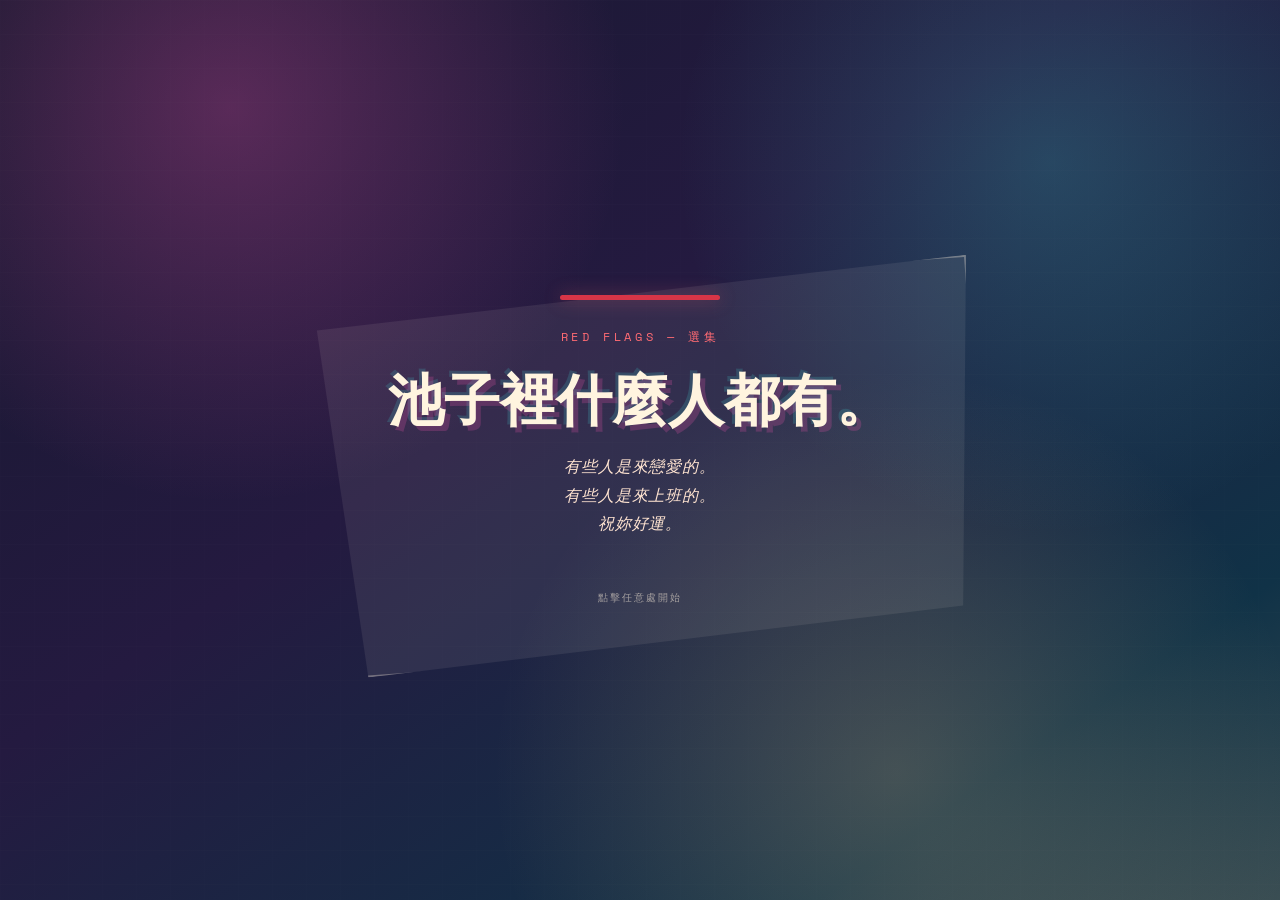
<file: anthology.html>
<!DOCTYPE html>
<html lang="zh-Hant">
<head>
<meta charset="UTF-8">
<meta name="viewport" content="width=device-width, initial-scale=1.0">
<title>Red Flags — 諷刺選集</title>
<link href="https://fonts.googleapis.com/css2?family=Lora:ital,wght@0,400;0,600;1,400&family=Space+Mono:ital@0;1&display=swap" rel="stylesheet">
<link rel="stylesheet" href="css/style.css">
<link rel="stylesheet" href="css/anthology.css">
</head>
<body class="anth-body">

<div class="title-screen" id="titleScreen" onclick="anthStart()">
  <div class="title-accent"></div>
  <div class="title-line t1">Red Flags — 選集</div>
  <div class="title-line t2">池子裡什麼人都有。</div>
  <div class="title-line t3">有些人是來戀愛的。<br>有些人是來上班的。<br>祝妳好運。</div>
  <div class="title-line t4">點擊任意處開始</div>
</div>

<main class="main anth-main">

  <!-- 池子（選單即遊戲） -->
  <section class="pool" id="poolScreen">
    <div class="pool-header">
      <div class="pool-title">今晚的池子</div>
      <div class="pool-sub">滑到誰，就是誰的故事。</div>
    </div>
    <div class="pool-cards" id="poolCards"></div>
    <div class="pool-foot" id="poolFoot"></div>
  </section>

  <!-- 個人檔案（右滑前的最後一眼） -->
  <section class="profile-view" id="profileView"></section>

  <!-- 聊天（故事本體） -->
  <section class="chat-wrap" id="chatWrap">
    <div class="chat-header">
      <div class="avatar" id="chatAvatar">?</div>
      <div>
        <div class="chat-name" id="chatName"></div>
        <div class="chat-status" id="chatStatus"></div>
      </div>
      <button class="peek-btn" onclick="confirmExit()">放下手機</button>
    </div>
    <div class="messages" id="messages"></div>
    <div class="choices" id="choicesArea" style="display:none">
      <div class="choices-label">妳的回應</div>
    </div>
    <div class="nav-area" id="navArea">
      <span class="nav-progress" id="navProgress"></span>
      <button class="nav-btn" id="nextBtn" onclick="nextBeat()" disabled>繼續 →</button>
    </div>
  </section>

  <!-- 結局與回顧 -->
  <section class="epilogue-screen anth-ep" id="endingScreen"></section>

</main>

<script src="js/anthology/sebastian.js"></script>
<script src="js/anthology/daniel.js"></script>
<script src="js/anthology/julian.js"></script>
<script src="js/anthology/engine.js"></script>
</body>
</html>
</file>
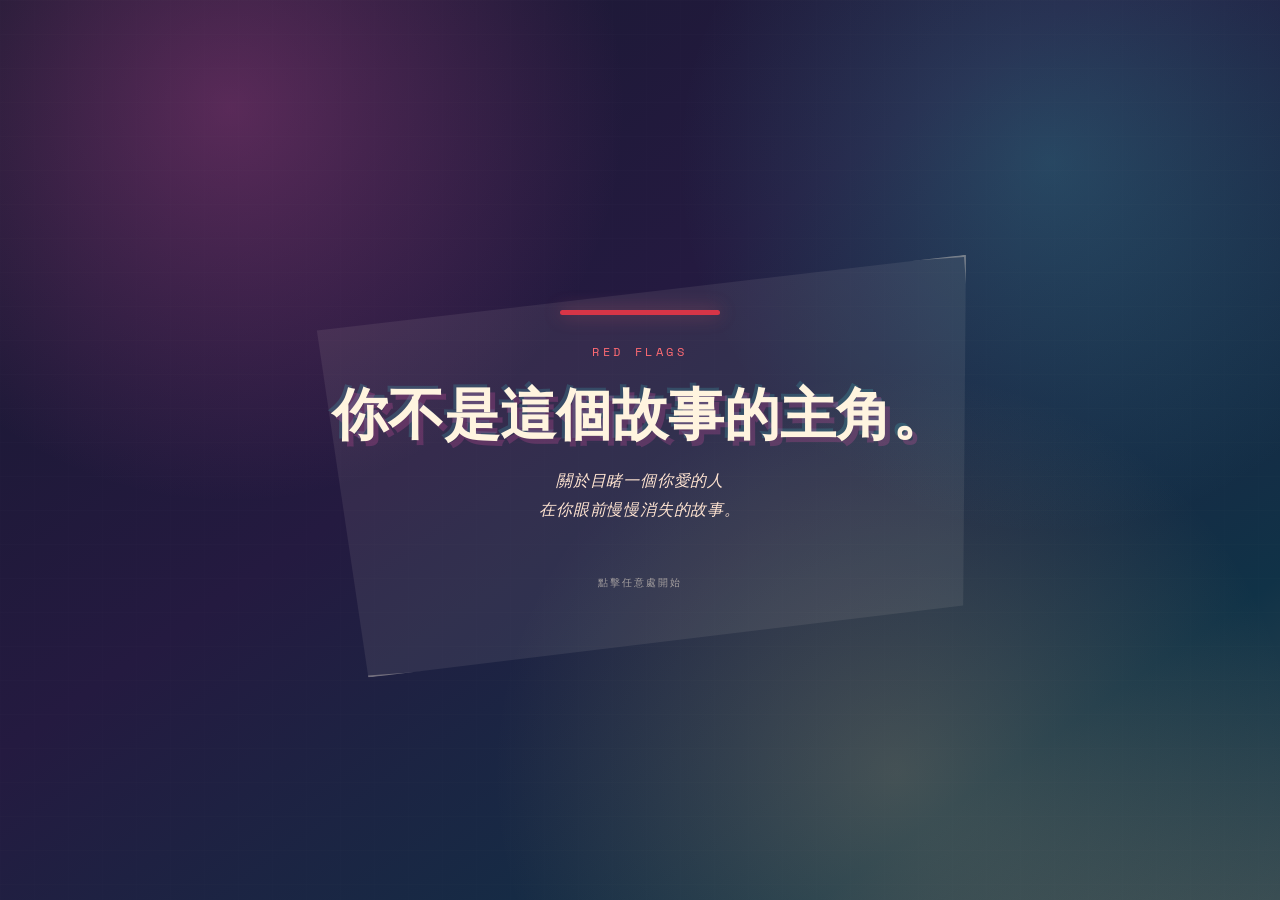
<file: chloe.html>
<!DOCTYPE html>
<html lang="zh-Hant">
<head>
<meta charset="UTF-8">
<meta name="viewport" content="width=device-width, initial-scale=1.0">
<title>Red Flags</title>
<link href="https://fonts.googleapis.com/css2?family=Lora:ital,wght@0,400;0,600;1,400&family=Space+Mono:ital@0;1&display=swap" rel="stylesheet">
<link rel="stylesheet" href="css/style.css">
</head>
<body>

<div class="title-screen" id="titleScreen" onclick="startGame()">
  <div class="title-accent"></div>
  <div class="title-line t1">Red Flags</div>
  <div class="title-line t2">你不是這個故事的主角。</div>
  <div class="title-line t3">關於目睹一個你愛的人<br>在你眼前慢慢消失的故事。</div>
  <div class="title-line t4">點擊任意處開始</div>
</div>

<div class="telltale-prompt" id="telltalePrompt"></div>
<div class="interlude" id="interludeScreen"></div>

<aside class="timeline" id="timelineSidebar">
  <div class="timeline-header">
    <div class="timeline-title">追蹤中</div>
    <div class="timeline-name">Chloe Chen</div>
    <div class="timeline-sub">31 歲 · 行銷</div>
  </div>
  <div class="sa-bar-wrap">
    <div class="sa-bar-label">自我察覺 <span id="saLabel">完整</span></div>
    <div class="sa-bar-track"><div class="sa-bar-fill" id="saBarFill" style="width:70%;background:var(--green)"></div></div>
  </div>
  <div class="last-noted-wrap" id="lastNotedWrap">
    <div class="last-noted-label">最後記錄</div>
    <div class="last-noted-text" id="lastNotedText">—</div>
  </div>
  <div class="timeline-scroll" id="timelineScroll"></div>
</aside>

<main class="main">
  <div class="chat-header">
    <div class="avatar" id="avatar">H</div>
    <div>
      <div class="chat-name">Chloe Chen</div>
      <div class="chat-status" id="chatStatus">2023年3月</div>
    </div>
    <button class="peek-btn" id="peekBtn" onclick="togglePeek()">回顧</button>
  </div>
  <div class="messages" id="messages"></div>
  <div class="epilogue-screen" id="epilogueScreen"></div>
  <div class="choices" id="choicesArea" style="display:none">
    <div class="choices-label">你會怎麼回應？</div>
  </div>
  <div class="nav-area" id="navArea">
    <button class="nav-btn" id="prevBtn" onclick="navigate(-1)" disabled>← 上一段</button>
    <span class="nav-progress" id="navProgress">1 / 7</span>
    <button class="nav-btn" id="nextBtn" onclick="navigate(1)">下一段 →</button>
  </div>
</main>

<script src="js/stories/chloe.js"></script>
<script src="js/cases.js"></script>
<script src="js/engine.js"></script>
</body>
</html>
</file>
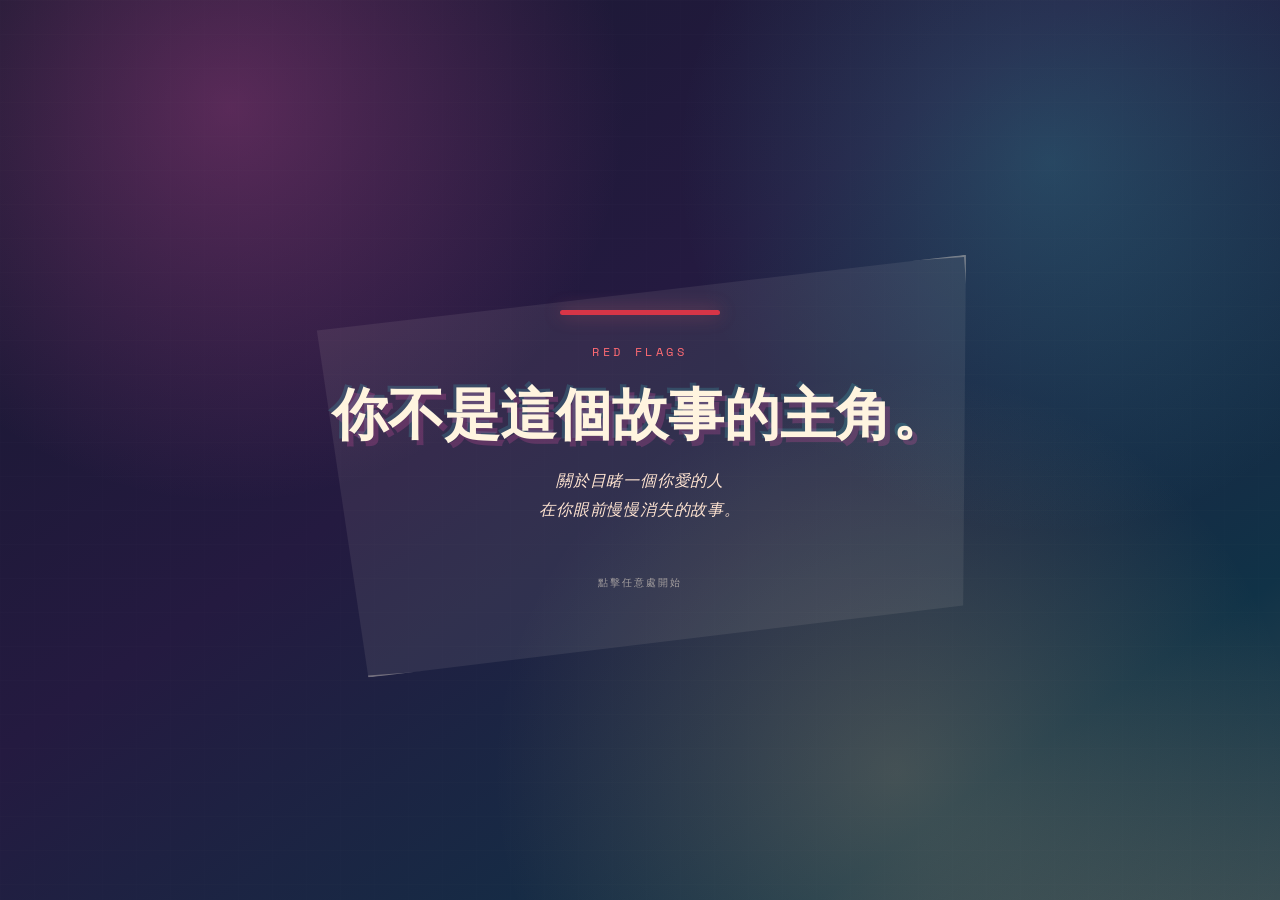
<file: hannah.html>
<!DOCTYPE html>
<html lang="zh-Hant">
<head>
<meta charset="UTF-8">
<meta name="viewport" content="width=device-width, initial-scale=1.0">
<title>Red Flags</title>
<link href="https://fonts.googleapis.com/css2?family=Lora:ital,wght@0,400;0,600;1,400&family=Space+Mono:ital@0;1&display=swap" rel="stylesheet">
<link rel="stylesheet" href="css/style.css">
</head>
<body>

<div class="title-screen" id="titleScreen" onclick="startGame()">
  <div class="title-accent"></div>
  <div class="title-line t1">Red Flags</div>
  <div class="title-line t2">你不是這個故事的主角。</div>
  <div class="title-line t3">關於目睹一個你愛的人<br>在你眼前慢慢消失的故事。</div>
  <div class="title-line t4">點擊任意處開始</div>
</div>

<div class="telltale-prompt" id="telltalePrompt"></div>
<div class="interlude" id="interludeScreen"></div>

<aside class="timeline" id="timelineSidebar">
  <div class="timeline-header">
    <div class="timeline-title">追蹤中</div>
    <div class="timeline-name">Hannah Chen</div>
    <div class="timeline-sub">31 歲 · 行銷</div>
  </div>
  <div class="sa-bar-wrap">
    <div class="sa-bar-label">自我察覺 <span id="saLabel">完整</span></div>
    <div class="sa-bar-track"><div class="sa-bar-fill" id="saBarFill" style="width:70%;background:var(--green)"></div></div>
  </div>
  <div class="last-noted-wrap" id="lastNotedWrap">
    <div class="last-noted-label">最後記錄</div>
    <div class="last-noted-text" id="lastNotedText">—</div>
  </div>
  <div class="timeline-scroll" id="timelineScroll"></div>
</aside>

<main class="main">
  <div class="chat-header">
    <div class="avatar" id="avatar">H</div>
    <div>
      <div class="chat-name">Hannah Chen</div>
      <div class="chat-status" id="chatStatus">2023年3月</div>
    </div>
    <button class="peek-btn" id="peekBtn" onclick="togglePeek()">回顧</button>
  </div>
  <div class="messages" id="messages"></div>
  <div class="epilogue-screen" id="epilogueScreen"></div>
  <div class="choices" id="choicesArea" style="display:none">
    <div class="choices-label">你會怎麼回應？</div>
  </div>
  <div class="nav-area" id="navArea">
    <button class="nav-btn" id="prevBtn" onclick="navigate(-1)" disabled>← 上一段</button>
    <span class="nav-progress" id="navProgress">1 / 7</span>
    <button class="nav-btn" id="nextBtn" onclick="navigate(1)">下一段 →</button>
  </div>
</main>

<script src="js/stories/hannah.js"></script>
<script src="js/cases.js"></script>
<script src="js/engine.js"></script>
</body>
</html>
</file>
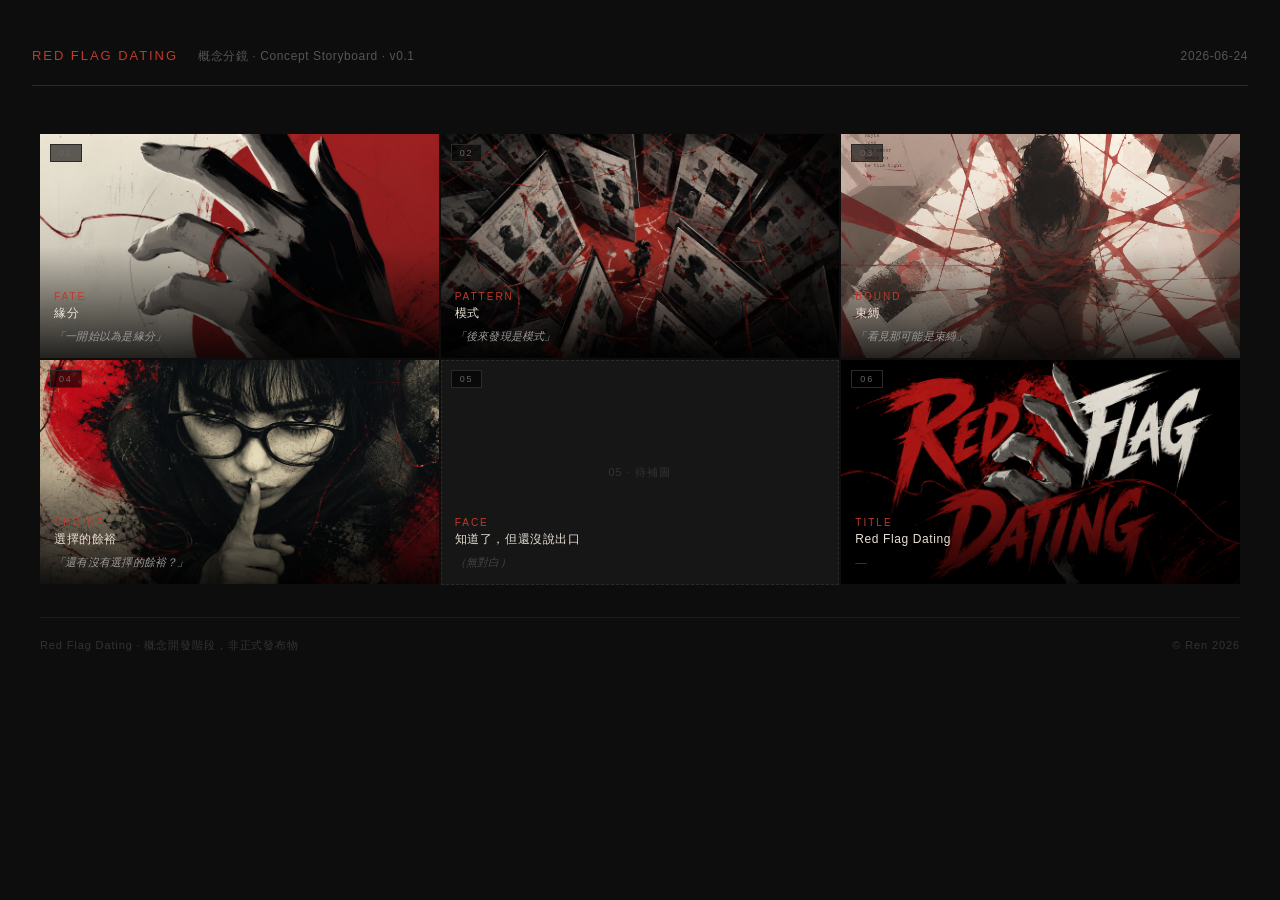
<file: assets/storyboard-v0.1.html>
<!DOCTYPE html>
<html lang="zh-Hant">
<head>
<meta charset="UTF-8">
<meta name="viewport" content="width=device-width, initial-scale=1.0">
<title>Red Flag Dating — 概念分鏡 v0.1</title>
<style>
  * { margin: 0; padding: 0; box-sizing: border-box; }

  body {
    background: #0d0d0d;
    color: #e8e0d4;
    font-family: 'Helvetica Neue', 'Hiragino Sans', 'Noto Sans TC', Arial, sans-serif;
    padding: 48px 32px 64px;
    min-height: 100vh;
  }

  header {
    display: flex;
    align-items: baseline;
    gap: 20px;
    margin-bottom: 48px;
    border-bottom: 1px solid #2a2a2a;
    padding-bottom: 20px;
  }

  header h1 {
    font-size: 13px;
    font-weight: 400;
    letter-spacing: 0.15em;
    text-transform: uppercase;
    color: #c0392b;
  }

  header span {
    font-size: 12px;
    color: #555;
    letter-spacing: 0.05em;
  }

  .grid {
    display: grid;
    grid-template-columns: repeat(3, 1fr);
    gap: 2px;
    max-width: 1200px;
    margin: 0 auto;
  }

  .frame {
    position: relative;
    background: #111;
    aspect-ratio: 16/9;
    overflow: hidden;
    cursor: default;
  }

  .frame img {
    width: 100%;
    height: 100%;
    object-fit: cover;
    display: block;
    filter: grayscale(15%);
    transition: filter 0.3s ease;
  }

  .frame:hover img {
    filter: grayscale(0%);
  }

  .frame-placeholder {
    width: 100%;
    height: 100%;
    background: #161616;
    display: flex;
    align-items: center;
    justify-content: center;
    border: 1px dashed #2a2a2a;
  }

  .frame-placeholder span {
    font-size: 11px;
    color: #333;
    letter-spacing: 0.1em;
    text-transform: uppercase;
  }

  .frame-overlay {
    position: absolute;
    inset: 0;
    background: linear-gradient(to top, rgba(0,0,0,0.85) 0%, rgba(0,0,0,0.1) 50%, transparent 100%);
    pointer-events: none;
  }

  .frame-meta {
    position: absolute;
    bottom: 0;
    left: 0;
    right: 0;
    padding: 16px 14px 14px;
  }

  .frame-number {
    font-size: 10px;
    letter-spacing: 0.2em;
    color: #c0392b;
    font-weight: 400;
    margin-bottom: 3px;
    text-transform: uppercase;
  }

  .frame-title {
    font-size: 12px;
    font-weight: 500;
    color: #e8e0d4;
    letter-spacing: 0.05em;
    margin-bottom: 6px;
    line-height: 1.4;
  }

  .frame-dialogue {
    font-size: 11px;
    color: #999;
    font-style: italic;
    line-height: 1.5;
    letter-spacing: 0.02em;
  }

  .frame-dialogue.no-dialogue {
    color: #444;
  }

  .frame-label {
    position: absolute;
    top: 10px;
    left: 10px;
    background: rgba(0,0,0,0.6);
    border: 1px solid #2a2a2a;
    padding: 3px 8px;
    font-size: 9px;
    letter-spacing: 0.2em;
    color: #666;
    text-transform: uppercase;
  }

  footer {
    max-width: 1200px;
    margin: 32px auto 0;
    padding-top: 20px;
    border-top: 1px solid #1a1a1a;
    display: flex;
    justify-content: space-between;
    align-items: center;
  }

  footer p {
    font-size: 11px;
    color: #333;
    letter-spacing: 0.08em;
  }
</style>
</head>
<body>

<header>
  <h1>Red Flag Dating</h1>
  <span>概念分鏡 · Concept Storyboard · v0.1</span>
  <span style="margin-left:auto">2026-06-24</span>
</header>

<div class="grid">

  <div class="frame">
    <img src="concepts/01-fate.png" alt="01 FATE">
    <div class="frame-overlay"></div>
    <div class="frame-label">01</div>
    <div class="frame-meta">
      <div class="frame-number">FATE</div>
      <div class="frame-title">緣分</div>
      <div class="frame-dialogue">「一開始以為是緣分」</div>
    </div>
  </div>

  <div class="frame">
    <img src="concepts/02-pattern.png" alt="02 PATTERN">
    <div class="frame-overlay"></div>
    <div class="frame-label">02</div>
    <div class="frame-meta">
      <div class="frame-number">PATTERN</div>
      <div class="frame-title">模式</div>
      <div class="frame-dialogue">「後來發現是模式」</div>
    </div>
  </div>

  <div class="frame">
    <img src="concepts/03-bound.png" alt="03 BOUND">
    <div class="frame-overlay"></div>
    <div class="frame-label">03</div>
    <div class="frame-meta">
      <div class="frame-number">BOUND</div>
      <div class="frame-title">束縛</div>
      <div class="frame-dialogue">「看見那可能是束縛」</div>
    </div>
  </div>

  <div class="frame">
    <img src="concepts/04-choice.png" alt="04 CHOICE">
    <div class="frame-overlay"></div>
    <div class="frame-label">04</div>
    <div class="frame-meta">
      <div class="frame-number">CHOICE</div>
      <div class="frame-title">選擇的餘裕</div>
      <div class="frame-dialogue">「還有沒有選擇的餘裕？」</div>
    </div>
  </div>

  <div class="frame">
    <div class="frame-placeholder">
      <span>05 · 待補圖</span>
    </div>
    <div class="frame-label">05</div>
    <div class="frame-meta">
      <div class="frame-number">FACE</div>
      <div class="frame-title">知道了，但還沒說出口</div>
      <div class="frame-dialogue no-dialogue">（無對白）</div>
    </div>
  </div>

  <div class="frame">
    <img src="concepts/06-title.png" alt="06 TITLE">
    <div class="frame-overlay"></div>
    <div class="frame-label">06</div>
    <div class="frame-meta">
      <div class="frame-number">TITLE</div>
      <div class="frame-title">Red Flag Dating</div>
      <div class="frame-dialogue no-dialogue">—</div>
    </div>
  </div>

</div>

<footer>
  <p>Red Flag Dating · 概念開發階段，非正式發布物</p>
  <p>© Ren 2026</p>
</footer>

</body>
</html>
</file>
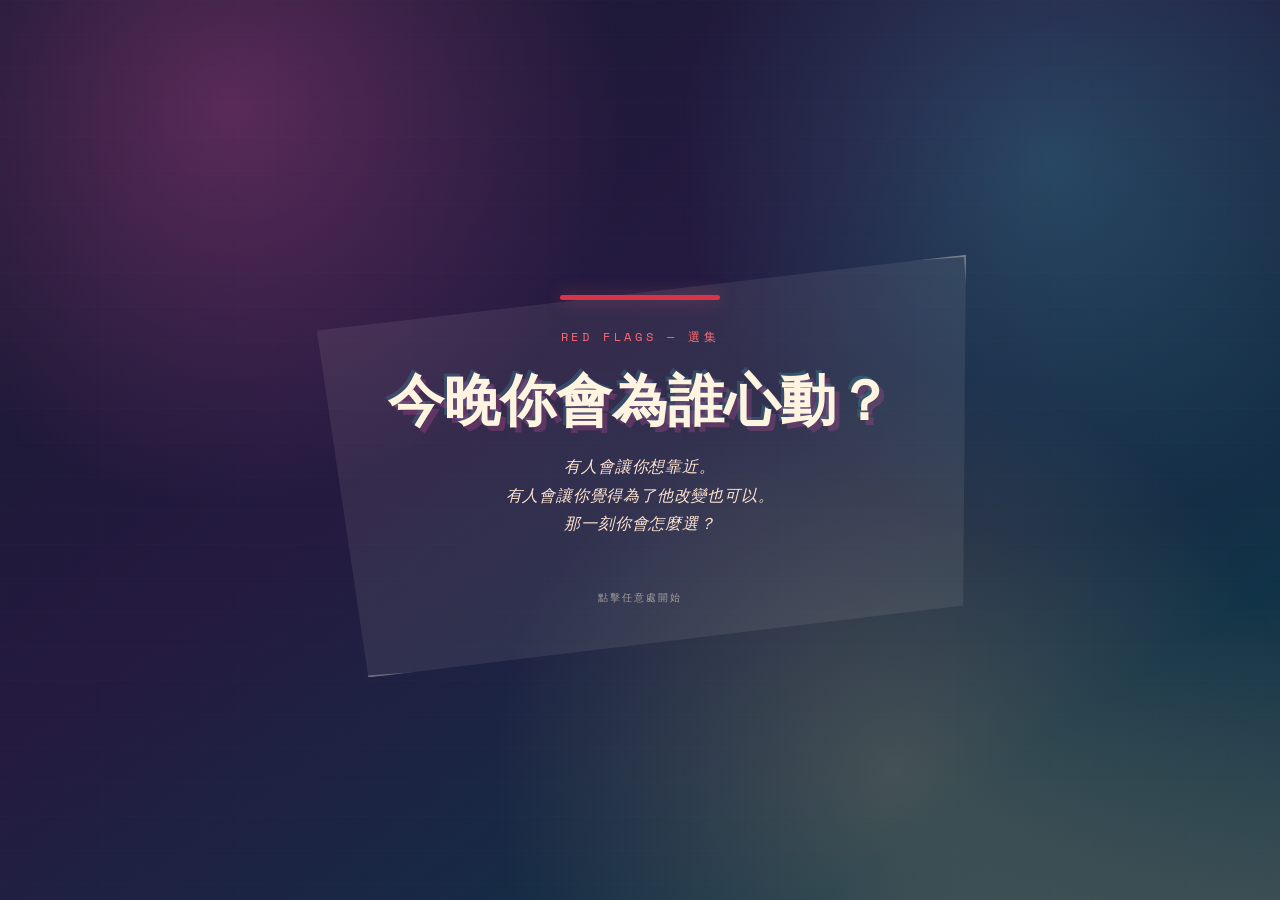
<file: pages/anthology.html>
<!DOCTYPE html>
<html lang="zh-Hant">
<head>
<meta charset="UTF-8">
<meta name="viewport" content="width=device-width, initial-scale=1.0">
<title>Red Flags — 諷刺選集</title>
<link href="https://fonts.googleapis.com/css2?family=Lora:ital,wght@0,400;0,600;1,400&family=Space+Mono:ital@0;1&display=swap" rel="stylesheet">
<link rel="stylesheet" href="../css/style.css">
<link rel="stylesheet" href="../css/anthology.css">
<style>
  /* ── 資源系統元件（從 Julian 試點併入主線）── */

  /* 選角畫面 */
  #charSelect { display: none; }
  #charSelect.visible {
    display: flex; flex-direction: column; flex: 1;
    overflow-y: auto; padding: 0 20px 48px;
    scrollbar-width: thin; scrollbar-color: var(--border) transparent;
  }
  .charsel-head { text-align: center; margin: 28px 0 18px; }
  .charsel-back {
    align-self: flex-start; margin: 18px 0 0 18px;
    font-family: var(--font-mono); font-size: .72rem; letter-spacing: .08em;
    color: var(--text-dimmer); background: rgba(255,250,240,.62);
    border: 1px solid rgba(49,33,23,.16); border-radius: 999px;
    padding: 7px 12px; cursor: pointer; transition: all .15s ease;
  }
  .charsel-back:hover, .charsel-back:focus-visible {
    color: var(--text); border-color: rgba(49,33,23,.34);
    background: rgba(255,250,240,.9);
  }
  .charsel-title { font-size: 1.5rem; letter-spacing: .04em; color: var(--text); }
  .charsel-sub { margin-top: 8px; color: var(--text-dim); font-size: .92rem; line-height: 1.7; }
  .charsel-hintline {
    margin-top: 10px; font-family: var(--font-mono); font-size: .72rem;
    letter-spacing: .08em; color: var(--text-dimmer); text-transform: uppercase;
  }
  .charsel-cards { display: flex; flex-direction: column; gap: 16px; max-width: 560px; margin: 0 auto 40px; }

  .charsel-card {
    position: relative; overflow: hidden;
    background: rgba(255,249,237,.92); border: 2px solid rgba(49,33,23,.16);
    border-radius: 14px; padding: 18px 18px 16px; cursor: pointer;
    transition: border-color .2s, transform .15s, box-shadow .2s, background .2s;
    box-shadow: 6px 6px 0 rgba(49,33,23,.08);
    animation: fadeUp .5s ease both;
  }
  .charsel-card::before {
    content: ''; position: absolute; left: 0; top: 0; bottom: 0; width: 5px;
    background: linear-gradient(180deg, rgba(227,111,88,.75), rgba(47,135,145,.75));
    opacity: .18; transition: opacity .2s ease;
  }
  .charsel-card:hover { border-color: rgba(183,53,47,.34); transform: translateY(-2px); box-shadow: 9px 9px 0 rgba(49,33,23,.10); }
  .charsel-card:hover::before { opacity: .45; }
  .charsel-card:focus-visible {
    outline: 3px solid rgba(47,135,145,.35);
    outline-offset: 3px;
  }
  .charsel-card.is-active {
    border-color: rgba(183,53,47,.48);
    background: linear-gradient(180deg, rgba(255,250,240,.98), rgba(255,244,223,.98));
    box-shadow: 12px 12px 0 rgba(183,53,47,.10);
  }
  .charsel-card.is-active::before { opacity: 1; }

  .charsel-top { display: flex; align-items: center; justify-content: space-between; gap: 14px; }
  .charsel-main { display: flex; align-items: center; gap: 14px; min-width: 0; }
  .charsel-avatar {
    width: 52px; height: 52px; border-radius: 50%; flex: 0 0 auto;
    display: flex; align-items: center; justify-content: center;
    font-size: 1.3rem; color: #fff; font-weight: 600;
    border: 2px solid rgba(49,33,23,.22); box-shadow: 3px 3px 0 rgba(49,33,23,.10);
  }
  .charsel-copy { min-width: 0; }
  .charsel-arch { font-size: 1.15rem; color: var(--text); letter-spacing: .03em; }
  .charsel-tag { margin-top: 3px; color: var(--text-dim); font-size: .88rem; }
  .charsel-state {
    font-family: var(--font-mono); font-size: .68rem; letter-spacing: .08em;
    color: var(--text-dimmer); text-transform: uppercase; flex: 0 0 auto;
    padding: 5px 8px; border-radius: 999px; background: rgba(49,33,23,.05);
    white-space: nowrap;
  }
  .charsel-card.is-active .charsel-state {
    color: var(--accent); background: rgba(183,53,47,.10);
  }
  .charsel-blurb { margin: 12px 2px 10px; color: var(--text-dim); font-size: .88rem; line-height: 1.7; font-style: italic; }
  .charsel-summary { display: flex; flex-wrap: wrap; gap: 8px; margin: 0 2px 12px; }
  .charsel-chip {
    font-family: var(--font-mono); font-size: .7rem; letter-spacing: .04em;
    color: var(--text-dim); padding: 5px 9px; border-radius: 999px;
    border: 1px solid rgba(49,33,23,.14); background: rgba(255,250,240,.72);
  }
  .charsel-chip strong { color: var(--text); font-weight: 700; }
  .charsel-chip strong.good { color: var(--green); }
  .charsel-details {
    display: none; margin-top: 14px; padding-top: 14px;
    border-top: 1px solid rgba(49,33,23,.12);
  }
  .charsel-card.is-active .charsel-details { display: block; animation: fadeUp .22s ease both; }

  .charsel-stats { display: flex; flex-direction: column; gap: 7px; margin: 0 2px 14px; }
  .stat-row {
    padding: 8px 10px; border-radius: 10px; background: rgba(255,250,240,.72);
    border: 1px solid rgba(49,33,23,.10);
  }
  .stat-row.active { background: rgba(183,53,47,.08); border-color: rgba(183,53,47,.18); }
  .stat-mainline { display: grid; grid-template-columns: 72px minmax(80px, 1fr) 34px; align-items: center; gap: 9px; }
  .stat-name { display: flex; align-items: center; gap: 5px; min-width: 0; }
  .stat-label { font-size: .78rem; color: var(--text-dim); white-space: nowrap; }
  .stat-row.active .stat-label { color: var(--text); }
  .stat-help {
    width: 26px; height: 26px; min-width: 26px; border-radius: 50%;
    border: 1px solid rgba(49,33,23,.18); background: rgba(255,250,240,.78);
    color: var(--text-dimmer); font-family: var(--font-mono); font-size: .72rem;
    cursor: pointer; line-height: 1; transition: all .15s ease;
  }
  .stat-help:hover, .stat-help:focus-visible, .stat-help[aria-expanded="true"] {
    color: var(--text); border-color: rgba(183,53,47,.34);
    background: rgba(183,53,47,.09);
  }
  .stat-bar { height: 6px; background: rgba(49,33,23,.08); border-radius: 4px; overflow: hidden; }
  .stat-fill { height: 100%; background: rgba(49,33,23,.22); border-radius: 4px; }
  .stat-row.active .stat-fill { background: linear-gradient(90deg, #c8788c, #e8a8b8); }
  .stat-val { text-align: right; font-size: .78rem; color: var(--text-dim); font-family: 'Space Mono', monospace; }
  .stat-row.active .stat-val { color: var(--text); }
  .stat-copy {
    margin: 8px 0 0 77px; font-size: .76rem; line-height: 1.55;
    color: var(--text-dimmer); animation: fadeUp .15s ease both;
  }

  .charsel-actions { display: flex; justify-content: flex-end; margin-top: 6px; }
  .charsel-btn {
    width: 100%; padding: 11px; border: 1px solid rgba(200,120,140,.4);
    background: rgba(200,120,140,.12); color: #e8a8b8; border-radius: 10px;
    font-size: .92rem; letter-spacing: .04em; cursor: pointer; transition: background .2s;
    font-family: inherit;
  }
  .charsel-btn:hover { background: rgba(200,120,140,.22); }

  /* 池子：換一個人生（重置） */
  .pool-reset { margin-top: 14px; text-align: center; }
  .pool-reset-btn {
    background: none; border: none; color: var(--text-dim); cursor: pointer;
    font-family: inherit; font-size: .76rem; letter-spacing: .05em; opacity: .7;
    text-decoration: underline; text-underline-offset: 3px;
  }
  .pool-reset-btn:hover { opacity: 1; color: var(--text); }

  /* 聊天中的「你扮演」角色條（只在有鏡片的篇顯示） */
  .role-bar {
    text-align: center; padding: 7px 12px; font-size: .8rem; color: var(--text-dim);
    background: rgba(255,255,255,.03); border-bottom: 1px solid rgba(255,255,255,.06);
    letter-spacing: .03em;
  }
  .role-bar b { color: var(--text); }
  .role-bar b.good { color: #8fd0a8; }

  /* 壓力條（看得見：模式 A 一致） */
  .stress-wrap {
    display: flex; align-items: center; gap: 8px; padding: 5px 14px 8px;
    background: rgba(255,255,255,.03); border-bottom: 1px solid rgba(255,255,255,.06);
  }
  .stress-label { font-size: .7rem; color: var(--text-dim); letter-spacing: .05em; flex: 0 0 auto; }
  .stress-track { flex: 1; height: 6px; background: rgba(255,255,255,.08); border-radius: 4px; overflow: hidden; }
  .stress-fill { height: 100%; width: 0%; background: linear-gradient(90deg, #c98a4a, #d0a85a); border-radius: 4px; transition: width .4s ease; }
  .stress-fill.high { background: linear-gradient(90deg, #c14a4a, #e07a5a); }
  .stress-num { font-family: 'Space Mono', monospace; font-size: .7rem; color: var(--text-dim); flex: 0 0 auto; }

  /* 抵抗型選項：標出勝算（事前透明） */
  .choice-btn.resist { display: flex; flex-direction: column; align-items: center; gap: 5px; }
  .choice-btn.resist .odds {
    font-family: 'Space Mono', monospace; font-size: .72rem; color: #e8a8b8;
    letter-spacing: .04em; opacity: .92;
  }

  /* 說出口判定面板 */
  .dice-panel {
    margin: 16px auto; max-width: 80%; padding: 14px 16px; text-align: center;
    background: rgba(200,120,140,.07); border: 1px solid rgba(200,120,140,.28);
    border-radius: 12px; animation: fadeUp .3s ease both;
  }
  .dice-label { font-size: .64rem; letter-spacing: .14em; color: #e8a8b8; text-transform: uppercase; }
  .dice-say { margin: 8px 0 12px; font-style: italic; color: var(--text); font-size: .9rem; line-height: 1.6; }
  .dice-meter { display: flex; align-items: center; justify-content: center; gap: 18px; }
  .dice-odds { font-family: 'Space Mono', monospace; font-size: .8rem; color: var(--text-dim); }
  .dice-roll { font-family: 'Space Mono', monospace; font-size: 1.5rem; color: var(--text); min-width: 48px; }
  .dice-roll.ok { color: #8fd0a8; }
  .dice-roll.no { color: #e08a8a; }
  .dice-result { margin-top: 10px; font-size: .82rem; letter-spacing: .05em; color: var(--text-dim); }
  .dice-result.ok { color: #8fd0a8; }
  .dice-result.no { color: #e08a8a; }

  /* 失敗：話縮回去 */
  .bubble.you.retracting { animation: retract .9s ease forwards; }
  @keyframes retract {
    0% { opacity: 1; transform: none; }
    55% { opacity: .85; }
    100% { opacity: 0; transform: translateY(8px) scale(.94); filter: blur(1.5px); }
  }

  /* 測試模式（只在網址帶 ?debug 時出現；朋友看不到） */
  #dbgToggle {
    position: fixed; bottom: 14px; right: 14px; z-index: 50;
    background: rgba(40,30,50,.92); color: #e8a8b8; border: 1px solid rgba(200,120,140,.4);
    border-radius: 20px; padding: 7px 13px; font-size: .8rem; cursor: pointer; font-family: inherit;
  }
  #dbgPanel {
    position: fixed; bottom: 56px; right: 14px; z-index: 50; width: 256px; display: none;
    background: rgba(20,16,26,.98); border: 1px solid rgba(200,120,140,.35); border-radius: 12px;
    padding: 12px 14px; color: var(--text); box-shadow: 0 10px 40px rgba(0,0,0,.5);
    max-height: 82vh; overflow-y: auto;
  }
  #dbgPanel.open { display: block; }
  .dbg-title { font-size: .82rem; color: #e8a8b8; margin-bottom: 10px; display: flex; justify-content: space-between; align-items: center; }
  .dbg-x { background: none; border: none; color: var(--text-dim); cursor: pointer; font-size: .9rem; }
  .dbg-sect { margin: 10px 0; color: var(--text-dim); font-size: .74rem; }
  .dbg-row { display: flex; flex-wrap: wrap; gap: 6px; margin-top: 6px; }
  .dbg-chip {
    background: rgba(255,255,255,.06); border: 1px solid rgba(255,255,255,.12); color: var(--text);
    border-radius: 8px; padding: 5px 9px; font-size: .75rem; cursor: pointer; font-family: inherit;
  }
  .dbg-chip.on { background: rgba(200,120,140,.25); border-color: rgba(200,120,140,.5); color: #e8a8b8; }
  .dbg-sw { color: var(--text); margin-left: 6px; }
  .dbg-state { margin-top: 6px; line-height: 1.85; color: var(--text); font-family: 'Space Mono', monospace; font-size: .72rem; }
</style>
</head>
<body class="anth-body">

<div class="title-screen" id="titleScreen" onclick="anthStart()">
  <div class="title-accent"></div>
  <div class="title-line t1">Red Flags — 選集</div>
  <div class="title-line t2">今晚你會為誰心動？</div>
  <div class="title-line t3">有人會讓你想靠近。<br>有人會讓你覺得為了他改變也可以。<br>那一刻你會怎麼選？</div>
  <div class="title-line t4">點擊任意處開始</div>
</div>

<main class="main anth-main">

  <!-- 選角（人生只有一次：進池子前先決定你帶著什麼資源走進去） -->
  <section class="char-select" id="charSelect">
    <button class="charsel-back" type="button" onclick="returnToTitle()">← 回到開場</button>
    <div class="charsel-head">
      <div class="charsel-title">先選一個你</div>
      <div class="charsel-sub">同一句晚安，<br>有人會笑出來，有人會盯著手機很久。<br>今晚你會帶著什麼去見他？</div>
      <div class="charsel-hintline">點一張看看，再決定要不要赴約</div>
    </div>
    <div class="charsel-cards" id="charCards"></div>
  </section>

  <!-- 池子（選單即遊戲） -->
  <section class="pool" id="poolScreen">
    <div class="pool-header">
      <div class="pool-title">今晚會遇到的人</div>
      <div class="pool-sub">滑到誰，就是誰的故事。</div>
    </div>
    <div class="pool-cards" id="poolCards"></div>
    <div class="pool-foot" id="poolFoot"></div>
  </section>

  <!-- 個人檔案（右滑前的最後一眼） -->
  <section class="profile-view" id="profileView"></section>

  <!-- 聊天（故事本體） -->
  <section class="chat-wrap" id="chatWrap">
    <div class="chat-header">
      <div class="avatar" id="chatAvatar">?</div>
      <div>
        <div class="chat-name" id="chatName"></div>
        <div class="chat-status" id="chatStatus"></div>
      </div>
      <button class="peek-btn" onclick="confirmExit()">放下手機</button>
    </div>
    <div class="role-bar" id="roleBar" style="display:none"></div>
    <div class="stress-wrap" id="stressWrap" style="display:none">
      <span class="stress-label">壓力</span>
      <div class="stress-track"><div class="stress-fill" id="stressFill"></div></div>
      <span class="stress-num" id="stressNum"></span>
    </div>
    <div class="messages" id="messages"></div>
    <div class="choices" id="choicesArea" style="display:none">
      <div class="choices-label">妳的回應</div>
    </div>
    <div class="nav-area" id="navArea">
      <span class="nav-progress" id="navProgress"></span>
      <button class="nav-btn" id="nextBtn" onclick="nextBeat()" disabled>繼續 →</button>
    </div>
  </section>

  <!-- 結局與回顧 -->
  <section class="epilogue-screen anth-ep" id="endingScreen"></section>

</main>

<!-- 測試模式（只在網址帶 ?debug 時出現；正式遊玩看不到） -->
<button id="dbgToggle" onclick="toggleDebug()">🛠 測試</button>
<div id="dbgPanel"></div>

<script src="../js/anthology/player-archetypes.js"></script>
<script src="../js/anthology/sebastian.js"></script>
<script src="../js/anthology/daniel.js"></script>
<script src="../js/anthology/julian.js"></script>
<script src="../js/anthology/engine.js"></script>
</body>
</html>
</file>
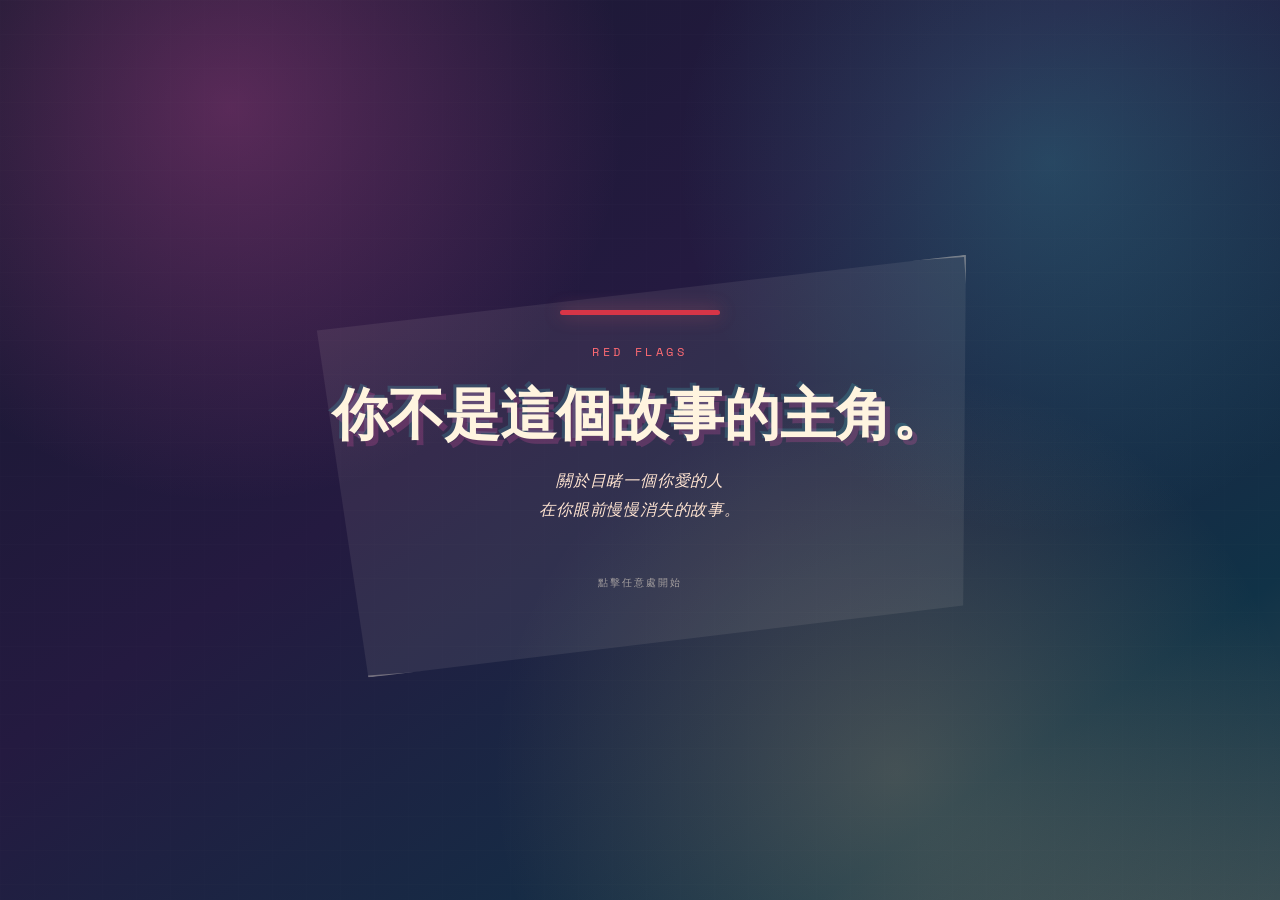
<file: pages/chloe.html>
<!DOCTYPE html>
<html lang="zh-Hant">
<head>
<meta charset="UTF-8">
<meta name="viewport" content="width=device-width, initial-scale=1.0">
<title>Red Flags</title>
<link href="https://fonts.googleapis.com/css2?family=Lora:ital,wght@0,400;0,600;1,400&family=Space+Mono:ital@0;1&display=swap" rel="stylesheet">
<link rel="stylesheet" href="../css/style.css">
</head>
<body>

<div class="title-screen" id="titleScreen" onclick="startGame()">
  <div class="title-accent"></div>
  <div class="title-line t1">Red Flags</div>
  <div class="title-line t2">你不是這個故事的主角。</div>
  <div class="title-line t3">關於目睹一個你愛的人<br>在你眼前慢慢消失的故事。</div>
  <div class="title-line t4">點擊任意處開始</div>
</div>

<div class="telltale-prompt" id="telltalePrompt"></div>
<div class="interlude" id="interludeScreen"></div>

<aside class="timeline" id="timelineSidebar">
  <div class="timeline-header">
    <div class="timeline-title">追蹤中</div>
    <div class="timeline-name">Chloe Chen</div>
    <div class="timeline-sub">31 歲 · 行銷</div>
  </div>
  <div class="sa-bar-wrap">
    <div class="sa-bar-label">自我察覺 <span id="saLabel">完整</span></div>
    <div class="sa-bar-track"><div class="sa-bar-fill" id="saBarFill" style="width:70%;background:var(--green)"></div></div>
  </div>
  <div class="last-noted-wrap" id="lastNotedWrap">
    <div class="last-noted-label">最後記錄</div>
    <div class="last-noted-text" id="lastNotedText">—</div>
  </div>
  <div class="timeline-scroll" id="timelineScroll"></div>
</aside>

<main class="main">
  <div class="chat-header">
    <div class="avatar" id="avatar">H</div>
    <div>
      <div class="chat-name">Chloe Chen</div>
      <div class="chat-status" id="chatStatus">2023年3月</div>
    </div>
    <button class="peek-btn" id="peekBtn" onclick="togglePeek()">回顧</button>
  </div>
  <div class="messages" id="messages"></div>
  <div class="epilogue-screen" id="epilogueScreen"></div>
  <div class="choices" id="choicesArea" style="display:none">
    <div class="choices-label">你會怎麼回應？</div>
  </div>
  <div class="nav-area" id="navArea">
    <button class="nav-btn" id="prevBtn" onclick="navigate(-1)" disabled>← 上一段</button>
    <span class="nav-progress" id="navProgress">1 / 7</span>
    <button class="nav-btn" id="nextBtn" onclick="navigate(1)">下一段 →</button>
  </div>
</main>

<script src="../js/stories/chloe.js"></script>
<script src="../js/cases.js"></script>
<script src="../js/engine.js"></script>
</body>
</html>
</file>
<file: css/style.css>
*, *::before, *::after { box-sizing:border-box; margin:0; padding:0; }
:root {
  --bg:#f6ddbd; --surface:#fff4df; --surface2:#fff9ed; --card:#fff9ed;
  --border:#6e4b35; --text:#2d241e; --text-dim:#695b50; --text-dimmer:#8b7a6d;
  --accent:#b7352f; --accent-soft:rgba(183,53,47,0.13);
  --green:#3a8a6e; --green-soft:rgba(58,138,110,0.14);
  --warning:#b8860b; --warning-soft:rgba(184,134,11,0.14);
  --coral:#e36f58; --teal:#2f8791; --mustard:#d9a637;
  --cream:#fff4df; --paper:#fffaf0; --outline:#312117; --violet:#7e6ea9;
  --font-serif:'Lora', serif; --font-mono:'Space Mono', monospace;
}
body {
  background:
    radial-gradient(circle at 18% 18%, rgba(227,111,88,.28), transparent 26%),
    radial-gradient(circle at 86% 12%, rgba(217,166,55,.25), transparent 24%),
    linear-gradient(135deg, #f6c989 0%, #f6ddbd 28%, #f9efe3 52%, #6db2bc 53%, #1d6578 100%);
  color:var(--text); font-family:var(--font-serif); height:100vh; display:flex; overflow:hidden;
}

/* SIDEBAR */
.timeline { width:230px; min-width:230px; background:rgba(255,244,223,.92); border-right:2px solid var(--outline); display:none; flex-direction:column; overflow:hidden; box-shadow:8px 0 0 rgba(18,50,71,.12); }
.timeline.revealed { display:flex; }

/* 遊戲中的「回顧」模式：只給足跡，不給 SA 條與未來事件 */
.timeline.peek { display:flex; }
.timeline.peek .sa-bar-wrap { display:none; }
.timeline.peek .event-item.locked, .timeline.peek .month-label.locked { display:none; }

.peek-btn { margin-left:auto; font-family:var(--font-mono); font-size:11px; letter-spacing:0.1em; color:var(--text-dim); background:rgba(255,250,240,.7); border:2px solid var(--outline); border-radius:4px; padding:7px 14px; min-height:36px; cursor:pointer; transition:all 0.15s; box-shadow:3px 3px 0 rgba(49,33,23,.12); }
.peek-btn:hover { color:var(--text); border-color:var(--text-dim); }
.timeline-header { padding:20px 16px 14px; border-bottom:1px solid var(--border); }
.timeline-title { font-family:var(--font-mono); font-size:9px; letter-spacing:0.2em; color:var(--text-dim); text-transform:uppercase; }
.timeline-name { font-size:15px; font-weight:600; margin-top:4px; }
.timeline-sub { font-size:11px; color:var(--text-dim); margin-top:2px; font-family:var(--font-mono); }

/* self-awareness bar */
.sa-bar-wrap { padding:14px 16px 12px; border-bottom:1px solid var(--border); }
.sa-bar-label { font-family:var(--font-mono); font-size:9px; letter-spacing:0.15em; color:var(--text-dimmer); text-transform:uppercase; margin-bottom:6px; display:flex; justify-content:space-between; }
.sa-bar-label span { color:var(--text-dim); }
.sa-bar-track { height:3px; background:var(--border); border-radius:2px; overflow:hidden; }
.sa-bar-fill { height:100%; border-radius:2px; transition:width 0.6s ease, background 0.6s ease; }

.timeline-scroll { flex:1; overflow-y:auto; padding:16px 0; scrollbar-width:thin; scrollbar-color:var(--border) transparent; }
.month-label { font-family:var(--font-mono); font-size:9px; letter-spacing:0.15em; color:var(--text-dimmer); text-transform:uppercase; padding:8px 16px 4px; }
.event-item { padding:8px 16px 8px 36px; position:relative; cursor:pointer; transition:background 0.15s; border-left:2px solid transparent; }
.event-item:hover { background:var(--surface2); }
.event-item.active { background:var(--surface2); border-left-color:var(--accent); }
.event-item.locked { opacity:0.35; cursor:default; pointer-events:none; }
.event-dot { position:absolute; left:14px; top:50%; transform:translateY(-50%); width:7px; height:7px; border-radius:50%; background:var(--text-dimmer); }
.event-item.active .event-dot { background:var(--accent); }
.event-item.has-flag .event-dot { background:var(--warning); }
.event-item.danger .event-dot { background:var(--accent); }
.event-item.sweet .event-dot { background:var(--green); }
.event-line { position:absolute; left:17px; top:calc(50% + 4px); width:1px; height:calc(100% - 4px + 12px); background:var(--border); }
.event-title { font-size:13px; color:var(--text-dim); line-height:1.4; }
.event-item.active .event-title, .event-item:hover .event-title { color:var(--text); }
.event-date { font-family:var(--font-mono); font-size:9px; color:var(--text-dimmer); margin-top:2px; }

/* MAIN */
.main { flex:1; display:flex; flex-direction:column; overflow:hidden; background:rgba(255,244,223,.86); border-left:2px solid rgba(49,33,23,.18); border-right:2px solid rgba(49,33,23,.18); box-shadow:10px 0 0 rgba(18,50,71,.10), -10px 0 0 rgba(183,53,47,.08); }
.chat-header { padding:16px 24px; border-bottom:2px solid var(--outline); display:flex; align-items:center; gap:12px; background:rgba(255,250,240,.88); }
.avatar { width:36px; height:36px; border-radius:50%; background:linear-gradient(135deg,#4a3f6b,#2f8791 64%,#d9a637); display:flex; align-items:center; justify-content:center; font-size:14px; flex-shrink:0; transition:all 0.8s; color:#fff8eb; border:2px solid var(--outline); box-shadow:3px 3px 0 rgba(49,33,23,.15); }
.avatar.faded { opacity:0.2; filter:grayscale(1) blur(0.5px); }
.chat-name { font-weight:600; font-size:15px; }
.chat-status { font-family:var(--font-mono); font-size:10px; color:var(--text-dim); margin-top:1px; }

.messages { flex:1; overflow-y:auto; padding:24px; display:flex; flex-direction:column; scrollbar-width:thin; scrollbar-color:var(--border) transparent; }
.msg-group { margin-bottom:20px; }
.msg-sender { font-family:var(--font-mono); font-size:11px; letter-spacing:0.1em; margin-bottom:6px; color:var(--text-dim); }
.msg-sender.her { color:#8b9fd4; }
.msg-sender.you { color:var(--green); text-align:right; }
.bubble-row { display:flex; flex-direction:column; gap:4px; margin-bottom:2px; }
.bubble-row.you { align-items:flex-end; }
.bubble { max-width:72%; padding:10px 14px; border-radius:16px; font-size:16px; line-height:1.75; white-space:pre-line; }
.bubble.her { background:var(--surface2); border:2px solid rgba(49,33,23,.14); border-radius:4px 16px 16px 16px; box-shadow:4px 4px 0 rgba(49,33,23,.08); }
.bubble.you { background:#1e3a2f; border-radius:16px 4px 16px 16px; color:#c5e6d1; text-align:right; }
.bubble.you.opt-b { background:#2a2a1e; color:#ded9ba; }
.bubble-time { font-family:var(--font-mono); font-size:10px; color:var(--text-dimmer); margin-top:2px; padding:0 4px; }
.bubble-row.you .bubble-time { text-align:right; }

/* Typing indicator */
.typing-indicator { display:flex; align-items:center; gap:4px; padding:10px 14px; background:var(--surface2); border-radius:4px 16px 16px 16px; width:fit-content; min-width:44px; }
.typing-dot { width:5px; height:5px; border-radius:50%; background:var(--text-dimmer); animation:typingBounce 1.2s ease infinite; }
.typing-dot:nth-child(2) { animation-delay:0.2s; }
.typing-dot:nth-child(3) { animation-delay:0.4s; }
@keyframes typingBounce { 0%,60%,100%{transform:translateY(0);opacity:0.4} 30%{transform:translateY(-4px);opacity:1} }

.system-alert { margin:16px 0; padding:12px 16px; border-left:2px solid var(--warning); background:var(--warning-soft); border-radius:0 8px 8px 0; }
.system-alert.danger { border-left-color:var(--accent); background:var(--accent-soft); }
.system-label { font-family:var(--font-mono); font-size:9px; letter-spacing:0.15em; color:var(--warning); text-transform:uppercase; margin-bottom:4px; }
.system-alert.danger .system-label { color:var(--accent); }
.system-text { font-size:13px; color:var(--text-dim); line-height:1.6; font-family:var(--font-mono); white-space:pre-line; }

.romance-mirror { margin:20px 0; padding:16px 20px; border:2px solid var(--outline); border-radius:8px; background:rgba(255,250,240,.86); position:relative; overflow:hidden; box-shadow:6px 6px 0 rgba(49,33,23,.12); }
.romance-mirror::before { content:''; position:absolute; top:0; left:0; right:0; height:2px; background:linear-gradient(90deg,transparent,var(--accent),transparent); }
.mirror-label { font-family:var(--font-mono); font-size:11px; letter-spacing:0.2em; color:var(--accent); text-transform:uppercase; margin-bottom:10px; }
.mirror-question { font-size:15px; color:var(--text); font-style:italic; line-height:1.7; margin-bottom:12px; white-space:pre-line; }
.mirror-refs { display:flex; flex-wrap:wrap; gap:6px; }
.mirror-tag { font-family:var(--font-mono); font-size:10px; padding:3px 8px; border:1px solid var(--accent); border-radius:20px; color:var(--accent); opacity:0.7; }

/* Interlude — 章節之間的時間流逝蒙太奇 */
.interlude { position:fixed; inset:0; background:linear-gradient(145deg, #17182f 0%, #241a40 42%, #103247 82%, #f6c989 180%); z-index:200; display:flex; flex-direction:column; align-items:center; justify-content:center; text-align:center; padding:40px 24px; cursor:pointer; opacity:0; pointer-events:none; transition:opacity 0.6s ease; color:#fff4df; }
.interlude.visible { opacity:1; pointer-events:auto; }
.interlude-period { font-family:var(--font-mono); font-size:11px; letter-spacing:0.25em; color:rgba(255,243,223,.55); margin-bottom:36px; }
.interlude-text { font-size:17px; line-height:2.1; color:#fff4df; white-space:pre-line; max-width:440px; min-height:160px; opacity:0; transition:opacity 0.5s ease; }
.interlude-text.show { opacity:1; }
.interlude-hint { font-family:var(--font-mono); font-size:10px; letter-spacing:0.15em; color:rgba(255,243,223,.55); margin-top:44px; }

/* Telltale-style center prompt */
.telltale-prompt {
  position:fixed; bottom:140px; left:50%; transform:translateX(-50%);
  font-family:var(--font-mono); font-size:12px; letter-spacing:0.12em;
  color:var(--text); background:#262633;
  border:1px solid #3e3e52; border-radius:3px;
  padding:9px 18px; white-space:nowrap;
  opacity:0; transition:opacity 0.6s ease;
  pointer-events:none; z-index:99;
}
.telltale-prompt.show { opacity:1; }

/* Last noted — sidebar below SA bar */
.last-noted-wrap {
  padding:10px 16px 12px; border-bottom:1px solid var(--border);
}
.last-noted-label {
  font-family:var(--font-mono); font-size:9px; letter-spacing:0.15em;
  color:var(--text-dimmer); text-transform:uppercase; margin-bottom:5px;
}
.last-noted-text {
  font-family:var(--font-serif); font-size:12px; color:var(--text-dimmer);
  font-style:italic; line-height:1.5;
  transition:opacity 0.4s ease;
}
.last-noted-text.updating { opacity:0; }

/* Choice annotation (small italic below each button) */
.choice-note {
  font-family:var(--font-mono); font-size:10px; color:var(--text-dimmer);
  font-style:italic; padding:4px 14px 6px; line-height:1.4;
  display:none;
}

/* EPILOGUE */
.epilogue-screen { flex:1; overflow-y:auto; padding:40px 48px; display:none; flex-direction:column; scrollbar-width:thin; scrollbar-color:var(--border) transparent; }
.epilogue-screen.visible { display:flex; animation:fadeIn 1s ease both; }

.ep-sa-status { display:flex; align-items:center; gap:16px; padding:16px 20px; background:var(--surface); border:1px solid var(--border); border-radius:6px; margin-bottom:40px; }
.ep-sa-label { font-family:var(--font-mono); font-size:9px; letter-spacing:0.15em; color:var(--text-dimmer); text-transform:uppercase; }
.ep-sa-value { font-family:var(--font-mono); font-size:12px; color:var(--text-dim); margin-top:3px; }
.ep-sa-value.high { color:var(--green); }
.ep-sa-value.mid { color:var(--warning); }
.ep-sa-value.low { color:var(--accent); }

.ck-log { margin-bottom:48px; }
.ck-log-header { display:flex; justify-content:space-between; align-items:baseline; border-bottom:1px solid var(--border); padding-bottom:10px; margin-bottom:0; }
.ck-log-subject { font-family:var(--font-mono); font-size:11px; color:var(--text-dim); letter-spacing:0.1em; }
.ck-log-date { font-family:var(--font-mono); font-size:10px; color:var(--text-dimmer); }
.ck-entry { padding:16px 0; border-bottom:1px solid var(--border); display:flex; gap:20px; animation:fadeUp 0.4s ease both; }
.ck-entry-date { font-family:var(--font-mono); font-size:10px; color:var(--text-dimmer); min-width:90px; padding-top:2px; flex-shrink:0; }
.ck-entry-body { flex:1; }
.ck-entry-title { font-family:var(--font-mono); font-size:11px; color:var(--text-dim); margin-bottom:6px; letter-spacing:0.05em; }
.ck-entry-text { font-size:15px; color:var(--text); line-height:1.8; white-space:pre-line; }
.ck-entry-text.void { color:var(--text-dimmer); font-family:var(--font-mono); font-size:11px; }
.ck-entry.rare { border-left:2px solid var(--accent); padding-left:14px; margin-left:-16px; }
.ck-entry.rare .ck-entry-title { color:var(--accent); }

.last-online-strip { display:flex; align-items:center; gap:10px; padding:14px 18px; background:var(--surface); border:1px solid var(--border); border-radius:6px; margin:24px 0; }
.lo-dot { width:8px; height:8px; border-radius:50%; background:var(--text-dimmer); flex-shrink:0; }
.lo-text { font-family:var(--font-mono); font-size:11px; color:var(--text-dimmer); }

.your-voice { margin:32px 0; padding:20px 24px; border-left:2px solid var(--border); }
.your-voice-label { font-family:var(--font-mono); font-size:9px; letter-spacing:0.2em; color:var(--text-dimmer); text-transform:uppercase; margin-bottom:12px; }
.your-voice-text { font-size:15px; color:var(--text); line-height:1.9; font-style:italic; white-space:pre-line; }

.stat-block { margin-top:48px; padding-top:24px; border-top:1px solid var(--border); text-align:center; }
.stat-main { font-family:var(--font-mono); font-size:14px; color:var(--accent); letter-spacing:0.06em; line-height:2; }
.stat-sub { font-family:var(--font-mono); font-size:11px; color:var(--text-dim); margin-top:8px; line-height:2; }
.resources { margin-top:16px; font-family:var(--font-mono); font-size:11px; color:var(--text-dim); line-height:2.2; }

/* Epilogue Mirror */
.ep-mirror {
  margin:0 0 48px; padding:28px 32px;
  border:1px solid var(--border); border-radius:6px;
  background:var(--surface); position:relative; overflow:hidden;
}
.ep-mirror::before {
  content:''; position:absolute; top:0; left:0; right:0; height:2px;
  background:linear-gradient(90deg,transparent,var(--text-dimmer),transparent);
}
.ep-mirror-label {
  font-family:var(--font-mono); font-size:11px; letter-spacing:0.2em;
  color:var(--text-dim); text-transform:uppercase; margin-bottom:20px;
}
.ep-mirror-text {
  font-size:15px; color:var(--text); line-height:2.1;
  white-space:pre-line; margin-bottom:20px;
}
.ep-mirror-sources {
  font-family:var(--font-mono); font-size:10px; color:var(--text-dimmer);
  margin-bottom:6px; letter-spacing:0.05em;
}
.ep-mirror-tags { display:flex; flex-wrap:wrap; gap:6px; }
.ep-mirror-tag {
  font-family:var(--font-mono); font-size:10px; padding:3px 10px;
  border:1px solid var(--border); border-radius:20px; color:var(--text-dimmer);
}

/* Case reference block */
.ep-cases { margin:0 0 48px; }
.ep-cases-header {
  display:flex; justify-content:space-between; align-items:baseline;
  border-bottom:1px solid var(--border); padding-bottom:10px; margin-bottom:0;
}
.ep-cases-title {
  font-family:var(--font-mono); font-size:11px; color:var(--text-dim); letter-spacing:0.1em;
}
.ep-cases-sub {
  font-family:var(--font-mono); font-size:10px; color:var(--text-dimmer);
}
.ep-case-entry {
  padding:18px 0; border-bottom:1px solid var(--border);
  display:flex; gap:20px; animation:fadeUp 0.4s ease both;
}
.ep-case-type {
  font-family:var(--font-mono); font-size:9px; letter-spacing:0.1em;
  color:var(--text-dimmer); text-transform:uppercase;
  min-width:60px; padding-top:3px; flex-shrink:0;
}
.ep-case-type.real { color:var(--accent); opacity:0.7; }
.ep-case-type.fiction { color:#8b9fd4; opacity:0.7; }
.ep-case-body { flex:1; }
.ep-case-title {
  font-family:var(--font-mono); font-size:11px; color:var(--text-dim);
  margin-bottom:6px; letter-spacing:0.04em;
}
.ep-case-quote {
  font-size:14px; color:var(--text-dim); line-height:1.8;
  font-style:italic; margin-bottom:4px;
}

.replay-area { margin-top:40px; text-align:center; padding-bottom:40px; }
.replay-btn { font-family:var(--font-mono); font-size:11px; letter-spacing:0.1em; color:var(--text-dimmer); background:none; border:1px solid var(--border); padding:8px 20px; border-radius:4px; cursor:pointer; transition:all 0.15s; }
.replay-btn:hover { color:var(--text); border-color:var(--text-dim); }
.replay-note { font-family:var(--font-mono); font-size:10px; color:var(--text-dimmer); margin-top:10px; }

.choices { padding:16px 24px 20px; border-top:2px solid var(--outline); background:rgba(255,250,240,.9); display:flex; flex-direction:column; gap:8px; }
.choices-label { font-family:var(--font-mono); font-size:9px; letter-spacing:0.15em; color:var(--text-dimmer); text-transform:uppercase; margin-bottom:4px; }
.choice-btn { background:var(--surface2); border:2px solid rgba(49,33,23,.18); border-radius:8px; padding:12px 16px; color:var(--text); font-size:15px; font-family:var(--font-serif); cursor:pointer; text-align:left; transition:all 0.15s; line-height:1.6; box-shadow:4px 4px 0 rgba(49,33,23,.08); }
.choice-btn:hover { border-color:var(--outline); color:var(--text); background:#fff4df; transform:translateY(-1px); }
.choice-btn.sel-a { border-color:var(--green); color:#2f765f; background:var(--green-soft); }
.choice-btn.sel-b { border-color:var(--warning); color:#8a6500; background:var(--warning-soft); }
.nav-area { padding:12px 24px; border-top:2px solid var(--outline); display:flex; justify-content:space-between; align-items:center; background:rgba(255,250,240,.9); }
.nav-btn { font-family:var(--font-mono); font-size:11px; letter-spacing:0.1em; color:var(--text-dim); background:rgba(255,250,240,.72); border:2px solid var(--outline); padding:8px 14px; min-height:40px; border-radius:4px; cursor:pointer; transition:all 0.15s; box-shadow:3px 3px 0 rgba(49,33,23,.12); }
.nav-btn:hover { color:var(--text); border-color:var(--text-dim); }
.nav-btn:disabled { opacity:0.2; cursor:default; }
.nav-progress { font-family:var(--font-mono); font-size:10px; color:var(--text-dimmer); }

@keyframes fadeUp { from{opacity:0;transform:translateY(8px)} to{opacity:1;transform:translateY(0)} }
@keyframes fadeIn { from{opacity:0} to{opacity:1} }
.msg-group, .system-alert, .romance-mirror { animation:fadeUp 0.35s ease both; }
::-webkit-scrollbar { width:4px; }
::-webkit-scrollbar-thumb { background:var(--border); border-radius:2px; }

/* TITLE SCREEN */
.title-screen {
  position:fixed; inset:0;
  background:
    radial-gradient(circle at 18% 12%, rgba(219,79,163,.32), transparent 30%),
    radial-gradient(circle at 82% 18%, rgba(67,214,214,.22), transparent 29%),
    radial-gradient(circle at 70% 86%, rgba(246,201,137,.22), transparent 34%),
    linear-gradient(145deg, #17182f 0%, #241a40 42%, #103247 82%, #f6c989 180%);
  display:flex; flex-direction:column; align-items:center; justify-content:center;
  z-index:1000; cursor:pointer; overflow:hidden;
}
.title-screen::before {
  content:''; position:absolute; inset:0; pointer-events:none; opacity:.18;
  background:
    linear-gradient(rgba(255,255,255,.035) 1px, transparent 1px),
    linear-gradient(90deg, rgba(255,255,255,.02) 1px, transparent 1px);
  background-size:34px 34px; mix-blend-mode:screen;
}
.title-screen::after {
  content:''; position:absolute; left:50%; top:52%; width:min(76vw, 680px); height:min(52vh, 380px);
  transform:translate(-50%, -50%) rotate(-4deg);
  border:2px solid rgba(255,243,223,.32);
  box-shadow:12px 12px 0 rgba(219,79,163,.14), -10px -8px 0 rgba(67,214,214,.10);
  background:rgba(255,243,223,.08);
  clip-path:polygon(4% 8%, 100% 0, 96% 92%, 8% 100%);
}
.title-screen.hiding {
  animation:fadeIn 0.6s ease reverse both;
  pointer-events:none;
}
.title-line {
  font-family:var(--font-mono); color:rgba(255,243,223,.72);
  text-align:center; opacity:0; position:relative; z-index:2;
}
.title-line.t1 {
  font-size:12px; letter-spacing:0.3em; text-transform:uppercase; color:#ff6b73;
  animation:fadeUp 0.8s ease 0.3s both;
}
.title-line.t2 {
  font-size:clamp(28px, 4.8vw, 56px); color:#fff4df; font-family:var(--font-serif);
  font-weight:600; margin:18px 0 12px;
  text-shadow:5px 5px 0 rgba(219,79,163,.25), -3px -3px 0 rgba(67,214,214,.18);
  animation:fadeUp 0.8s ease 0.9s both;
}
.title-line.t3 {
  font-size:16px; line-height:1.8; letter-spacing:0.05em; font-style:italic; color:#ffe4d1;
  animation:fadeUp 0.8s ease 1.5s both;
}
.title-line.t4 {
  font-size:10px; letter-spacing:0.2em; text-transform:uppercase;
  margin-top:52px; color:rgba(255,243,223,.55);
  animation:fadeUp 0.8s ease 2.4s both;
}
.title-accent {
  width:160px; height:5px; background:#d73547; border-radius:999px;
  margin:0 auto 28px;
  animation:fadeIn 0.6s ease 0.6s both;
  opacity:0; position:relative; z-index:2; box-shadow:0 0 18px rgba(255,107,115,.42);
}

/* MOBILE RESPONSIVE */
@media (max-width: 680px) {
  body { flex-direction:column; overflow:hidden; }

  .timeline.revealed, .timeline.peek {
    width:100%; min-width:0;
    border-right:none; border-bottom:1px solid var(--border);
    flex-direction:row; align-items:stretch;
    height:auto; flex-shrink:0; overflow:hidden;
  }
  .timeline-header { padding:10px 14px; border-bottom:none; border-right:1px solid var(--border); min-width:120px; flex-shrink:0; }
  .timeline-title { display:none; }
  .timeline-name { font-size:13px; }
  .timeline-sub { font-size:10px; margin-top:1px; }

  .sa-bar-wrap {
    padding:10px 14px; border-bottom:none; border-right:1px solid var(--border);
    flex-shrink:0; min-width:110px; display:flex; flex-direction:column; justify-content:center;
  }
  .sa-bar-label { font-size:8px; margin-bottom:4px; }

  .last-noted-wrap { display:none; }

  .timeline-scroll {
    flex:1; overflow-x:auto; overflow-y:hidden;
    display:flex; flex-direction:row; align-items:center;
    padding:0 12px; gap:0;
  }
  .month-label { display:none; }
  .event-item {
    padding:8px 10px 8px 22px; border-left:none;
    border-bottom:2px solid transparent; white-space:nowrap;
    flex-shrink:0;
  }
  .event-item.active { border-left:none; border-bottom-color:var(--accent); }
  .event-line { display:none; }
  .event-dot { left:8px; }
  .event-date { display:none; }
  .event-title { font-size:11px; }

  .main { flex:1; overflow:hidden; min-height:0; }

  .chat-header { padding:10px 14px; }
  .avatar { width:28px; height:28px; font-size:11px; }
  .chat-name { font-size:13px; }
  .chat-status { font-size:9px; }

  .messages { padding:14px; }
  .bubble { max-width:88%; font-size:15px; }

  .choices { padding:12px 14px 14px; gap:6px; }
  .choice-btn { padding:12px 14px; font-size:14px; min-height:48px; }
  .nav-area { padding:10px 14px; }
  .nav-btn { padding:9px 14px; font-size:11px; min-height:44px; }

  .epilogue-screen { padding:20px 18px; }
  .ep-mirror { padding:20px 18px; }
  .ep-mirror-text { font-size:13px; }
  .ep-case-entry { gap:12px; }
  .ep-case-type { min-width:44px; font-size:8px; }

  .telltale-prompt { font-size:10px; bottom:100px; max-width:80vw; text-align:center; white-space:normal; }

  .title-line.t2 { font-size:18px; }
  .title-line.t3 { font-size:12px; padding:0 32px; }
}
</file>
<file: css/anthology.css>
/* ── 諷刺選集專用樣式（疊在 style.css 之上） ── */

.anth-body { display:flex; }
.anth-main { max-width:1080px; margin:0 auto; width:100%; border-left:2px solid rgba(49,33,23,.18); border-right:2px solid rgba(49,33,23,.18); }

/* 池子 */
.pool { flex:1; overflow-y:auto; padding:30px 28px; display:none; flex-direction:column; scrollbar-width:thin; scrollbar-color:var(--border) transparent; }
.pool.visible { display:flex; }
.pool-header { text-align:left; margin-bottom:22px; display:flex; align-items:end; justify-content:space-between; gap:18px; }
.pool-title { font-family:var(--font-mono); font-size:12px; letter-spacing:0.25em; color:var(--teal); text-transform:uppercase; }
.pool-sub { font-family:var(--font-mono); font-size:10px; color:var(--text-dimmer); margin-top:8px; letter-spacing:0.08em; }

.pool-cards { display:grid; grid-template-columns:repeat(4, minmax(0, 1fr)); gap:16px; align-items:stretch; }
.pool-card {
  background:rgba(255,250,240,.9); border:2px solid var(--outline); border-radius:8px;
  padding:16px 16px 15px; cursor:pointer; transition:all 0.15s; position:relative;
  min-height:258px; display:flex; flex-direction:column; overflow:hidden;
  box-shadow:7px 7px 0 rgba(217,166,55,.30), 12px 12px 0 rgba(47,135,145,.14);
  animation:fadeUp 0.4s ease both;
}
.pool-card::after {
  content:''; position:absolute; right:14px; top:14px; width:62px; height:44px;
  border:2px solid rgba(49,33,23,.28);
  background:
    linear-gradient(135deg, rgba(227,111,88,.34), rgba(255,244,223,.2)),
    repeating-linear-gradient(90deg, transparent 0 9px, rgba(45,36,30,.09) 10px 11px);
  transform:rotate(4deg); opacity:.72; pointer-events:none;
}
.pool-card:hover { border-color:var(--outline); background:var(--surface2); transform:translateY(-4px); box-shadow:9px 9px 0 rgba(183,53,47,.22), 15px 15px 0 rgba(18,50,71,.16); }
.pool-card.is-player { cursor:default; border-style:dashed; background:rgba(222,240,232,.88); box-shadow:7px 7px 0 rgba(47,135,145,.22), 12px 12px 0 rgba(126,110,169,.12); }
.pool-card.is-player::after { background:linear-gradient(135deg, rgba(47,135,145,.28), rgba(126,110,169,.20)); }
.pool-card.is-player:hover { background:rgba(222,240,232,.88); border-color:var(--outline); transform:none; }
.pool-card.done { opacity:0.75; }
.pool-card-top { display:flex; align-items:center; gap:12px; position:relative; z-index:1; padding-right:66px; }
.pool-avatar {
  width:46px; height:46px; border-radius:50%; flex-shrink:0;
  display:flex; align-items:center; justify-content:center; font-size:17px; font-weight:600;
  border:2px solid var(--outline); color:#fff8eb; box-shadow:3px 3px 0 rgba(49,33,23,.16);
}
.pool-card-name { font-size:16px; font-weight:600; }
.pool-card-sub { font-family:var(--font-mono); font-size:10px; color:var(--text-dim); margin-top:3px; }
.pool-card-quote { font-size:14px; font-style:italic; color:var(--text-dim); line-height:1.75; margin-top:16px; position:relative; z-index:1; }
.pool-card-state { font-family:var(--font-mono); font-size:10px; color:var(--text-dimmer); margin-top:auto; padding-top:12px; letter-spacing:0.06em; position:relative; z-index:1; }
.pool-card-state .done-tag { color:var(--green); }
.pool-card-state .skip-tag { color:var(--text-dimmer); }

/* 玩家卡上的特質 */
.trait-row { display:flex; flex-wrap:wrap; gap:6px; margin-top:12px; }
.trait-chip {
  font-family:var(--font-mono); font-size:10px; padding:4px 10px;
  border:2px solid rgba(49,33,23,.24); border-radius:3px; color:var(--text-dim); background:rgba(255,250,240,.66);
}
.trait-chip.scar { border-color:var(--accent); color:var(--accent); opacity:0.85; }
.trait-chip.good { border-color:var(--green); color:var(--green); opacity:0.9; }
.trait-chip.edge { border-color:var(--warning); color:var(--warning); opacity:0.9; }
.trait-empty { font-family:var(--font-mono); font-size:10px; color:var(--text-dimmer); font-style:italic; margin-top:12px; }

.pool-foot { text-align:center; font-family:var(--font-mono); font-size:10px; color:var(--text-dimmer); margin-top:28px; line-height:2; letter-spacing:0.06em; }

/* 個人檔案頁 */
.profile-view { flex:1; overflow-y:auto; padding:32px; display:none; flex-direction:column; scrollbar-width:thin; max-width:760px; margin:0 auto; width:100%; }
.profile-view.visible { display:flex; animation:fadeIn 0.3s ease both; }
.profile-top { display:flex; align-items:center; gap:18px; margin-bottom:22px; padding:18px; background:rgba(255,250,240,.88); border:2px solid var(--outline); border-radius:8px; box-shadow:7px 7px 0 rgba(217,166,55,.25); }
.profile-avatar { width:64px; height:64px; border-radius:50%; display:flex; align-items:center; justify-content:center; font-size:24px; font-weight:600; flex-shrink:0; border:2px solid var(--outline); color:#fff8eb; box-shadow:3px 3px 0 rgba(49,33,23,.16); }
.profile-name { font-size:22px; font-weight:600; }
.profile-sub { font-family:var(--font-mono); font-size:11px; color:var(--text-dim); margin-top:4px; }
.profile-quote { font-size:16px; font-style:italic; color:var(--text); line-height:1.9; padding:16px 20px; background:rgba(255,250,240,.88); border:2px solid var(--outline); border-radius:8px; margin-bottom:22px; white-space:pre-line; box-shadow:6px 6px 0 rgba(49,33,23,.10); }
.profile-photos { margin-bottom:22px; }
.profile-block-label { font-family:var(--font-mono); font-size:9px; letter-spacing:0.2em; color:var(--text-dimmer); text-transform:uppercase; margin-bottom:10px; }
.profile-photo-item {
  font-size:14px; color:var(--text-dim); padding:10px 14px; line-height:1.7;
  background:var(--surface); border:2px solid rgba(49,33,23,.18); border-radius:8px; margin-bottom:8px;
}
.profile-bio { font-size:15px; color:var(--text); line-height:1.9; margin-bottom:28px; white-space:pre-line; }
.profile-actions { display:flex; gap:10px; margin-top:auto; padding-top:20px; }
.profile-btn {
  flex:1; font-family:var(--font-mono); font-size:12px; letter-spacing:0.1em;
  padding:14px; border-radius:8px; cursor:pointer; transition:all 0.15s;
  background:rgba(255,250,240,.8); border:2px solid var(--outline); color:var(--text-dim);
  box-shadow:4px 4px 0 rgba(49,33,23,.10); min-height:48px;
}
.profile-btn:hover { color:var(--text); border-color:var(--text-dim); }
.profile-btn.match { border-color:var(--green); color:var(--green); }
.profile-btn.match:hover { background:var(--green-soft); }
.profile-btn.back { flex:0 0 auto; padding:14px 18px; }

/* 聊天 */
.chat-wrap { flex:1; display:none; flex-direction:column; overflow:hidden; }
.chat-wrap.visible { display:flex; }
.msg-sender.him { color:#c4a35a; }

/* 回應區跟著對話自然浮起，不再整塊瞬間切入。 */
.anth-main .choices {
  opacity:0;
  transform:translateY(8px);
  transition:opacity 220ms cubic-bezier(.25,1,.5,1), transform 220ms cubic-bezier(.25,1,.5,1);
}
.anth-main .choices.is-visible { opacity:1; transform:translateY(0); }

@media (prefers-reduced-motion: reduce) {
  .anth-main .choices { transition:none; transform:none; }
}

/* 內心獨白 */
.inner-voice {
  align-self:flex-end; max-width:78%; margin:6px 0 14px;
  font-size:13px; font-style:italic; color:var(--text-dim); line-height:1.8;
  padding:8px 14px; border-right:2px solid var(--border); text-align:right;
  white-space:pre-line; animation:fadeUp 0.35s ease both;
}

/* 場景敘述 */
.scene-note {
  text-align:center; font-family:var(--font-mono); font-size:11px; color:var(--text-dimmer);
  line-height:1.9; margin:14px auto; max-width:86%; white-space:pre-line;
  animation:fadeUp 0.35s ease both;
}

/* 結局頁 */
.anth-ep { padding:40px 36px; }
.anth-ep.visible { display:flex; }
.ending-kicker { font-family:var(--font-mono); font-size:10px; letter-spacing:0.25em; color:var(--text-dimmer); text-transform:uppercase; margin-bottom:10px; }
.ending-title { font-size:24px; font-weight:600; line-height:1.5; margin-bottom:32px; }

.dodge-block { margin-bottom:40px; padding:22px 26px; border:1px solid var(--border); border-radius:8px; background:var(--surface); position:relative; overflow:hidden; }
.dodge-block::before { content:''; position:absolute; top:0; left:0; right:0; height:2px; background:linear-gradient(90deg,transparent,var(--green),transparent); }
.dodge-label { font-family:var(--font-mono); font-size:10px; letter-spacing:0.2em; color:var(--green); text-transform:uppercase; margin-bottom:14px; }
.dodge-text { font-size:15px; color:var(--text); line-height:2; white-space:pre-line; }

.anatomy-block { margin-bottom:40px; }
.anatomy-row { display:flex; gap:18px; padding:14px 0; border-bottom:1px solid var(--border); animation:fadeUp 0.4s ease both; }
.anatomy-step { font-family:var(--font-mono); font-size:10px; color:var(--accent); min-width:96px; flex-shrink:0; padding-top:3px; letter-spacing:0.04em; }
.anatomy-text { font-size:14px; color:var(--text); line-height:1.8; flex:1; }

.flagcheck-block { margin-bottom:40px; }
.flagcheck-row { display:flex; gap:14px; padding:12px 0; border-bottom:1px solid var(--border); align-items:baseline; animation:fadeUp 0.4s ease both; }
.flagcheck-mark { font-family:var(--font-mono); font-size:12px; min-width:56px; flex-shrink:0; }
.flagcheck-mark.hit { color:var(--green); }
.flagcheck-mark.miss { color:var(--text-dimmer); }
.flagcheck-text { font-size:14px; color:var(--text-dim); line-height:1.7; flex:1; }
.flagcheck-text .answer { color:var(--text); }

.trait-award { margin-bottom:40px; padding:22px 26px; border:1px solid var(--border); border-radius:8px; background:var(--surface); }
.trait-award-label { font-family:var(--font-mono); font-size:10px; letter-spacing:0.2em; color:var(--text-dimmer); text-transform:uppercase; margin-bottom:12px; }
.trait-award-name { font-size:18px; font-weight:600; margin-bottom:8px; }
.trait-award-name.scar { color:var(--accent); }
.trait-award-name.good { color:var(--green); }
.trait-award-name.edge { color:var(--warning); }
.trait-award-desc { font-size:14px; color:var(--text-dim); line-height:1.9; white-space:pre-line; }

.wink-block { margin-bottom:40px; padding:20px 24px; border-left:2px solid var(--warning); }
.wink-text { font-size:15px; color:var(--text); line-height:2; font-style:italic; white-space:pre-line; }

/* 手機 */
@media (max-width:680px) {
  .anth-main { border:none; }
  .pool-header { display:block; text-align:left; margin-bottom:18px; }
  .pool-cards { grid-template-columns:1fr; }
  .pool-card { min-height:0; }
  .pool { padding:24px 16px; }
  .profile-view { padding:24px 18px; }
  .anth-ep { padding:24px 18px; }
  .ending-title { font-size:20px; }
  .anatomy-step { min-width:80px; }
}
</file>
